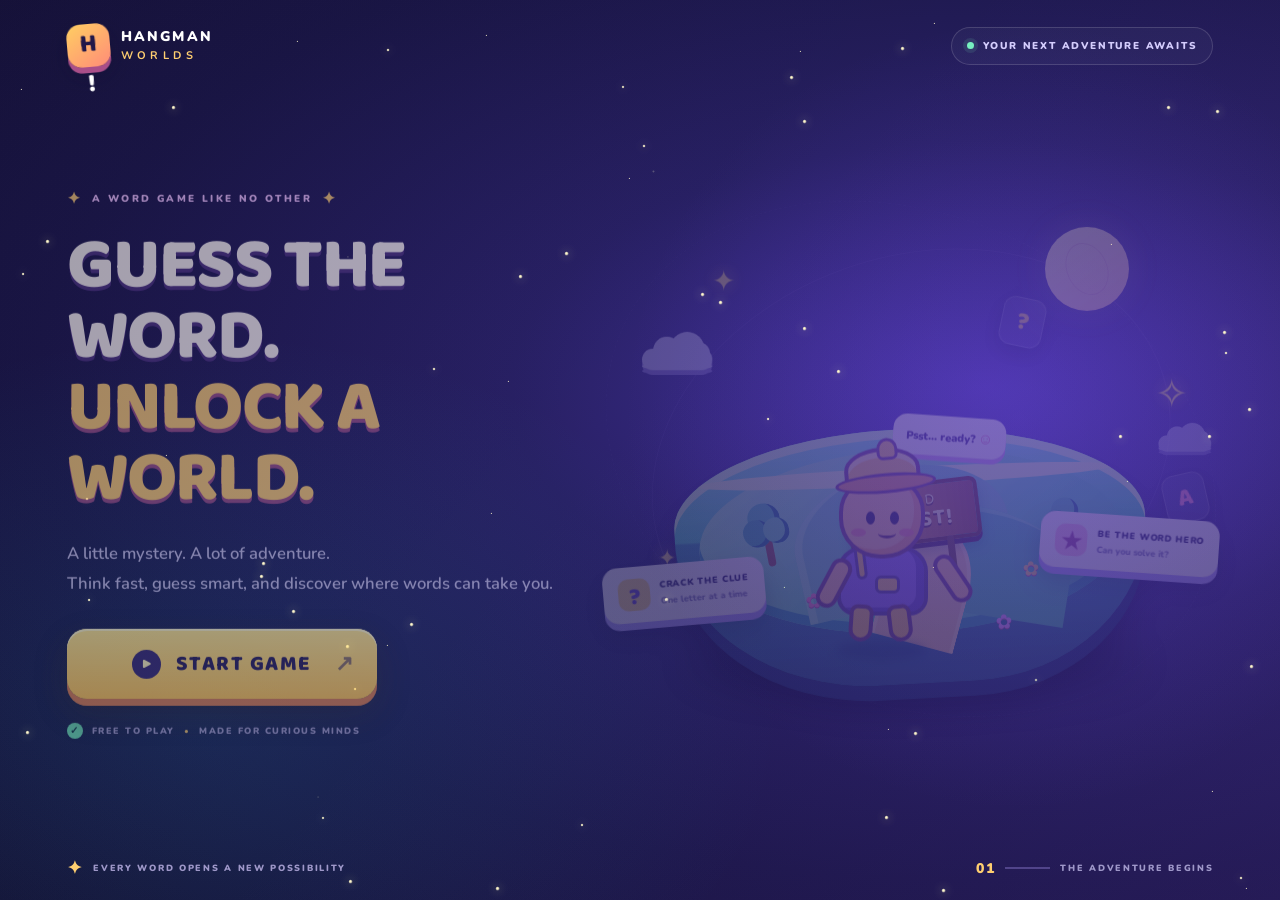
<file: index.html>
<!DOCTYPE html>
<html>
<head>
  <meta charset="UTF-8">
  <meta http-equiv="refresh" content="0; url=./hangman-worlds-landing/">
  <title>Hangman Worlds</title>
</head>
<body>
  <p>Opening Hangman Worlds...</p>
  <a href="./hangman-worlds-landing/">Click here to play</a>
</body>
</html>
</file>
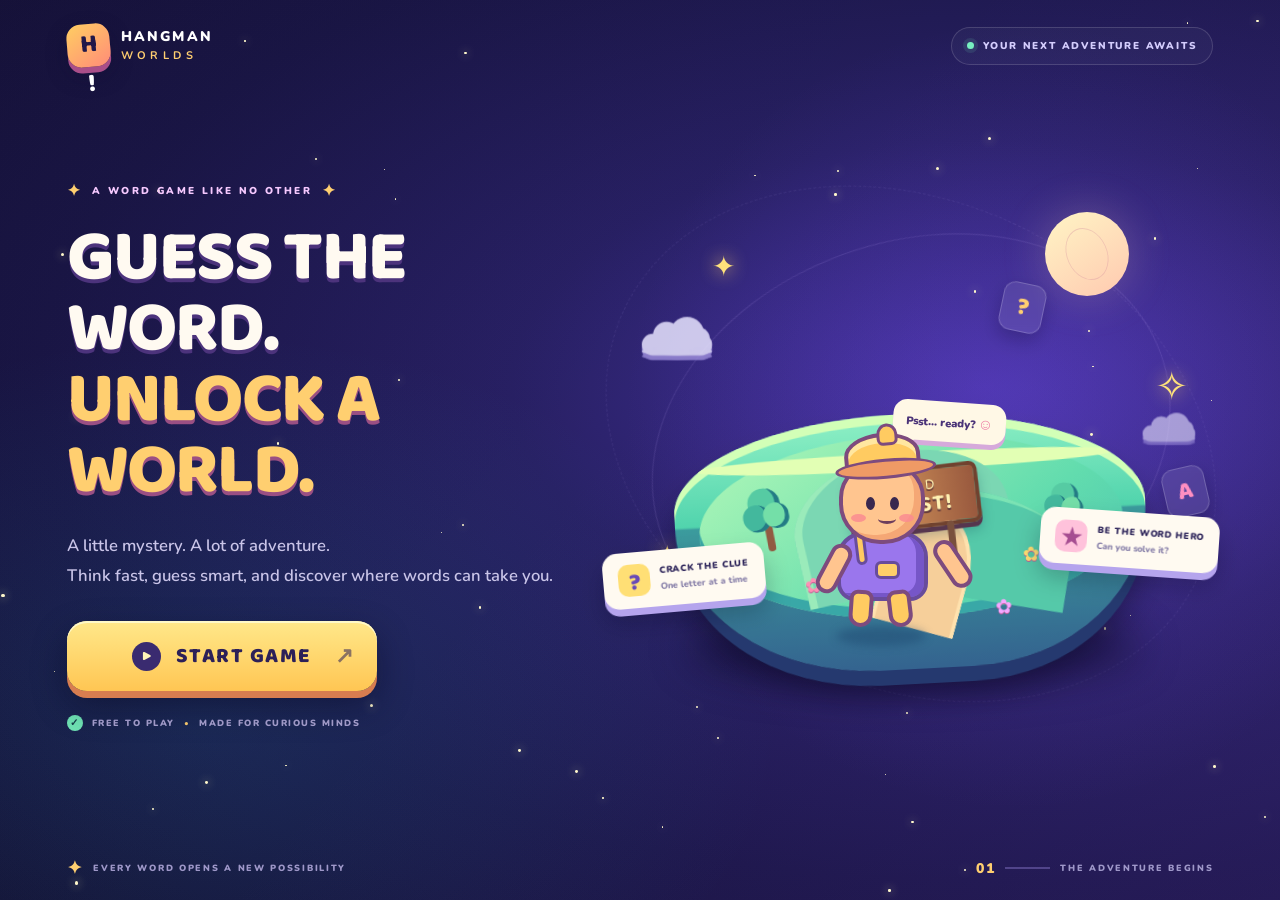
<file: hangman-worlds-landing/index.html>
<!doctype html>
<html lang="en">
<head>
  <meta charset="utf-8" />
  <meta name="viewport" content="width=device-width, initial-scale=1" />
  <meta name="theme-color" content="#17113b" /><script src="theme.js"></script>
  <title>Hangman Worlds — Adventure Starts Here</title>
  <link rel="stylesheet" href="styles.css" />
</head>
<body>
  <main class="landing" id="landing">
    <div class="sky-glow" aria-hidden="true"></div>
    <div class="stars" aria-hidden="true" id="stars"></div>

    <div class="topline">
      <a class="brand" href="#landing" aria-label="Hangman Worlds home">
        <span class="brand-mark">H<span>!</span></span>
        <span class="brand-name">HANGMAN <b>WORLDS</b></span>
      </a>
      <div class="top-pill"><span class="live-dot"></span> YOUR NEXT ADVENTURE AWAITS</div>
    </div>

    <section class="hero" aria-labelledby="hero-title">
      <div class="hero-copy">
        <div class="eyebrow"><span class="sparkle">✦</span> A WORD GAME LIKE NO OTHER <span class="sparkle">✦</span></div>
        <h1 id="hero-title">GUESS THE WORD.<br /><span>UNLOCK A WORLD.</span></h1>
        <p class="intro">A little mystery. A lot of adventure.<br class="desktop-break" /> Think fast, guess smart, and discover where words can take you.</p>
        <button class="start-button" id="startButton" type="button">
          <span class="button-icon" aria-hidden="true">▶</span>
          <span>START GAME</span>
          <span class="button-arrow" aria-hidden="true">↗</span>
        </button>
        <div class="microcopy"><span class="checkmark">✓</span> FREE TO PLAY <i>•</i> <span>MADE FOR CURIOUS MINDS</span></div>
      </div>

      <div class="illustration" id="illustration" aria-label="Cartoon adventure island with a friendly hangman character">
        <div class="orbit orbit-one"></div>
        <div class="orbit orbit-two"></div>
        <div class="moon"></div>
        <div class="floating-star star-a">✦</div>
        <div class="floating-star star-b">✧</div>
        <div class="floating-star star-c">✦</div>
        <div class="floating-letter letter-a">?</div>
        <div class="floating-letter letter-b">A</div>
        <div class="floating-letter letter-c">Z</div>
        <div class="cloud cloud-one"><span></span><i></i></div>
        <div class="cloud cloud-two"><span></span><i></i></div>
        <div class="island-shadow"></div>
        <div class="island">
          <div class="island-grass"></div>
          <div class="hill hill-back"></div>
          <div class="hill hill-front"></div>
          <div class="tiny-tree tree-left"><b></b><i></i><span></span></div>
          <div class="tiny-tree tree-right"><b></b><i></i><span></span></div>
          <div class="wood-sign"><span>WORD</span><b>QUEST!</b></div>
          <div class="path"></div>
          <div class="flower flower-one">✿</div><div class="flower flower-two">✿</div><div class="flower flower-three">✿</div>
        </div>
        <div class="character-wrap" id="character">
          <div class="character-shadow"></div>
          <div class="character">
            <div class="hat"><span></span></div>
            <div class="face">
              <div class="cheek cheek-left"></div><div class="cheek cheek-right"></div>
              <div class="eye eye-left"></div><div class="eye eye-right"></div>
              <div class="smile"></div>
            </div>
            <div class="body"><span class="overall-strap"></span><span class="pocket"></span></div>
            <div class="arm arm-left"></div><div class="arm arm-right"></div>
            <div class="leg leg-left"></div><div class="leg leg-right"></div>
          </div>
          <div class="character-speech">Psst… ready? <span>☺</span></div>
        </div>
        <div class="mini-card card-left"><span class="mini-icon">?</span><span><b>CRACK THE CLUE</b><small>One letter at a time</small></span></div>
        <div class="mini-card card-right"><span class="mini-icon trophy">★</span><span><b>BE THE WORD HERO</b><small>Can you solve it?</small></span></div>
      </div>
    </section>

    <footer class="bottomline">
      <div class="footer-note"><span class="footer-star">✦</span> EVERY WORD OPENS A NEW POSSIBILITY</div>
      <div class="page-count"><span>01</span><i></i> THE ADVENTURE BEGINS</div>
    </footer>
    <div class="toast" id="toast" role="status" aria-live="polite">Adventure mode is ready! Connect your game screen to continue.</div>
  </main>
  <script src="script.js"></script>
</body>
</html>
</file>
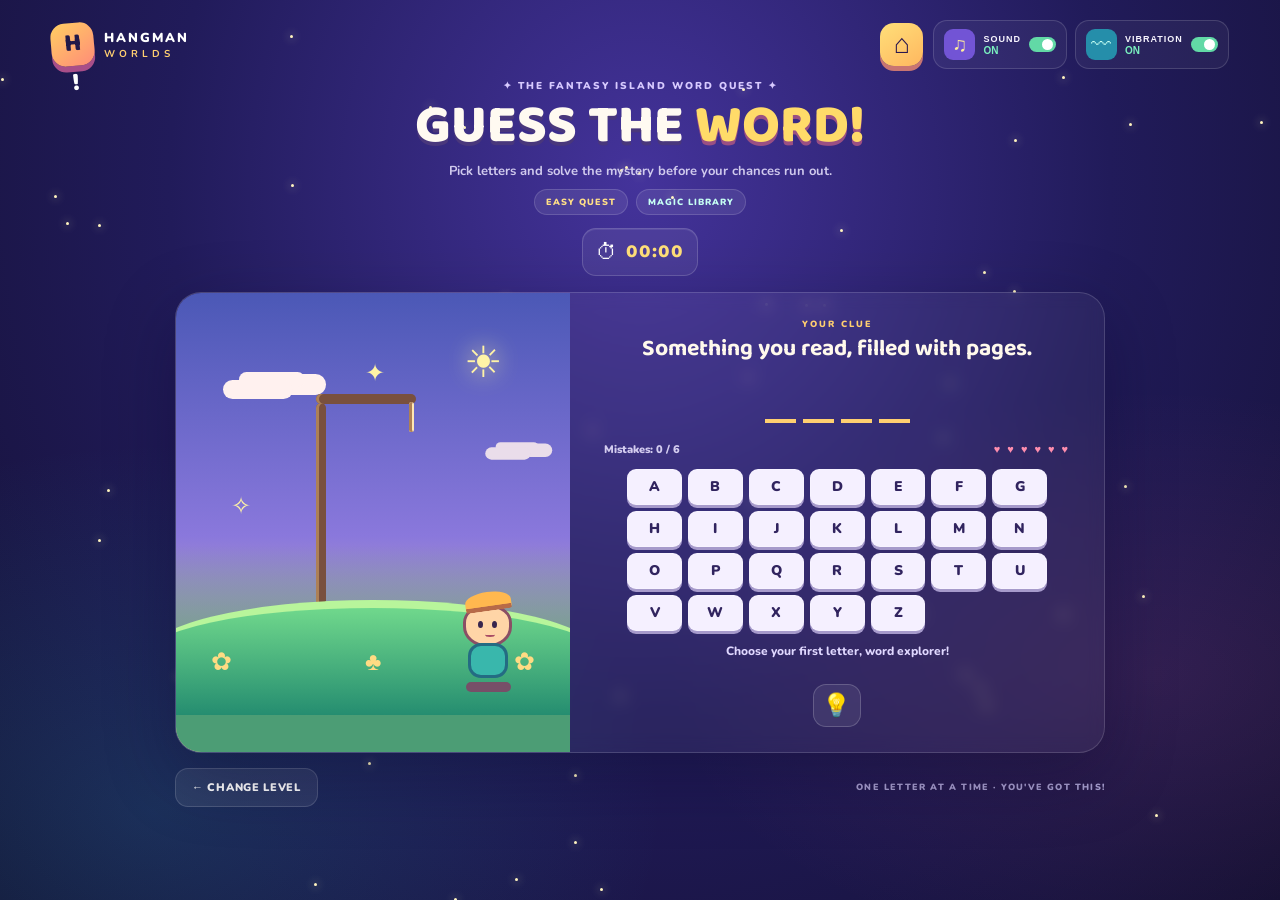
<file: hangman-worlds-landing/game.html>
<!doctype html>
<html lang="en">
<head>
  <meta charset="utf-8"><meta name="viewport" content="width=device-width, initial-scale=1"><meta name="theme-color" content="#17113b"><script src="theme.js"></script>
  <title>Word Quest — Hangman Worlds</title><link rel="stylesheet" href="game.css">
</head>
<body>
<main class="game-page" id="gamePage">
  <div class="stars" id="stars" aria-hidden="true"></div>
  <header class="topbar">
    <a class="brand" href="index.html"><span class="brand-mark">H<span>!</span></span><span class="brand-name">HANGMAN <b>WORLDS</b></span></a>
    <div class="game-top-actions"><a class="home-button" href="index.html" aria-label="Go to home" title="Home">⌂</a><div class="settings">
      <button class="setting-toggle active" id="soundToggle" type="button" aria-pressed="true"><span class="setting-icon">♫</span><span class="setting-copy"><b>SOUND</b><small id="soundStatus">ON</small></span><span class="switch"><i></i></span></button>
      <button class="setting-toggle active" id="vibrationToggle" type="button" aria-pressed="true"><span class="setting-icon vibration-icon">〰</span><span class="setting-copy"><b>VIBRATION</b><small id="vibrationStatus">ON</small></span><span class="switch"><i></i></span></button>
    </div></div>
  </header>
  <section class="game-layout">
    <div class="game-heading"><div class="eyebrow">✦ THE FANTASY ISLAND WORD QUEST ✦</div><h1>GUESS THE <span>WORD!</span></h1><p>Pick letters and solve the mystery before your chances run out.</p><div class="badges"><span id="levelBadge">EASY QUEST</span><span id="categoryBadge">NATURE</span></div><div class="timer-control" aria-label="Round timer"><div class="timer-readout"><span aria-hidden="true">⏱</span><strong id="timerText">00:00</strong></div></div></div>
    <div class="play-card">
      <div class="game-art">
        <div class="sun">☀</div><div class="cloud cloud-one"></div><div class="cloud cloud-two"></div><div class="floating-star star-one">✦</div><div class="floating-star star-two">✧</div>
        <div class="gallows"><div class="gallows-top"></div><div class="gallows-pole"></div><div class="gallows-base"></div><div class="gallows-rope"></div><svg id="hangmanDrawing" viewBox="0 0 150 180" aria-label="Hangman drawing"><circle class="draw-part" data-step="1" cx="112" cy="42" r="17"/><line class="draw-part" data-step="2" x1="112" y1="59" x2="112" y2="105"/><line class="draw-part" data-step="3" x1="112" y1="70" x2="88" y2="88"/><line class="draw-part" data-step="4" x1="112" y1="70" x2="136" y2="88"/><line class="draw-part" data-step="5" x1="112" y1="105" x2="91" y2="133"/><line class="draw-part" data-step="6" x1="112" y1="105" x2="133" y2="133"/></svg></div>
        <div class="island-ground"><span>✿</span><span>♣</span><span>✿</span></div><div class="mascot"> <div class="hat"></div><div class="face"><i></i><i></i><b></b></div><div class="body"></div><div class="feet"></div></div>
      </div>
      <div class="puzzle-area"><div class="clue-label">YOUR CLUE</div><h2 id="clueText">A place where flowers grow</h2><div class="word-slots" id="wordSlots" aria-label="Mystery word"></div><div class="mistakes-line"><span id="mistakesText">Mistakes: 0 / 6</span><span id="livesText">♥ ♥ ♥ ♥ ♥ ♥</span></div><div class="keyboard" id="keyboard" aria-label="Choose a letter"></div><div class="game-message" id="gameMessage" aria-live="polite">Choose your first letter, word explorer!</div><div class="game-actions"><button class="secondary-button hint-icon-button" id="hintButton" type="button" aria-label="Show hint" title="Show hint">💡</button><button class="primary-button" id="nextButton" type="button" hidden>PLAY AGAIN ↻</button></div></div>
    </div>
    <div class="bottom-actions"><a href="level-select.html" class="back-button">← CHANGE LEVEL</a><span>ONE LETTER AT A TIME · YOU'VE GOT THIS!</span></div>
  </section>
  <div class="toast" id="toast" role="status" aria-live="polite"></div>
<div class="praise-overlay" id="praiseOverlay" aria-live="polite" aria-atomic="true"><div class="praise-card"><span class="praise-stars">✦ ✧ ✦</span><strong id="praiseText">AMAZING 🎊</strong><span class="praise-stars">✦ ✧ ✦</span></div></div>
</main><script src="game.js"></script>
</body></html>
</file>
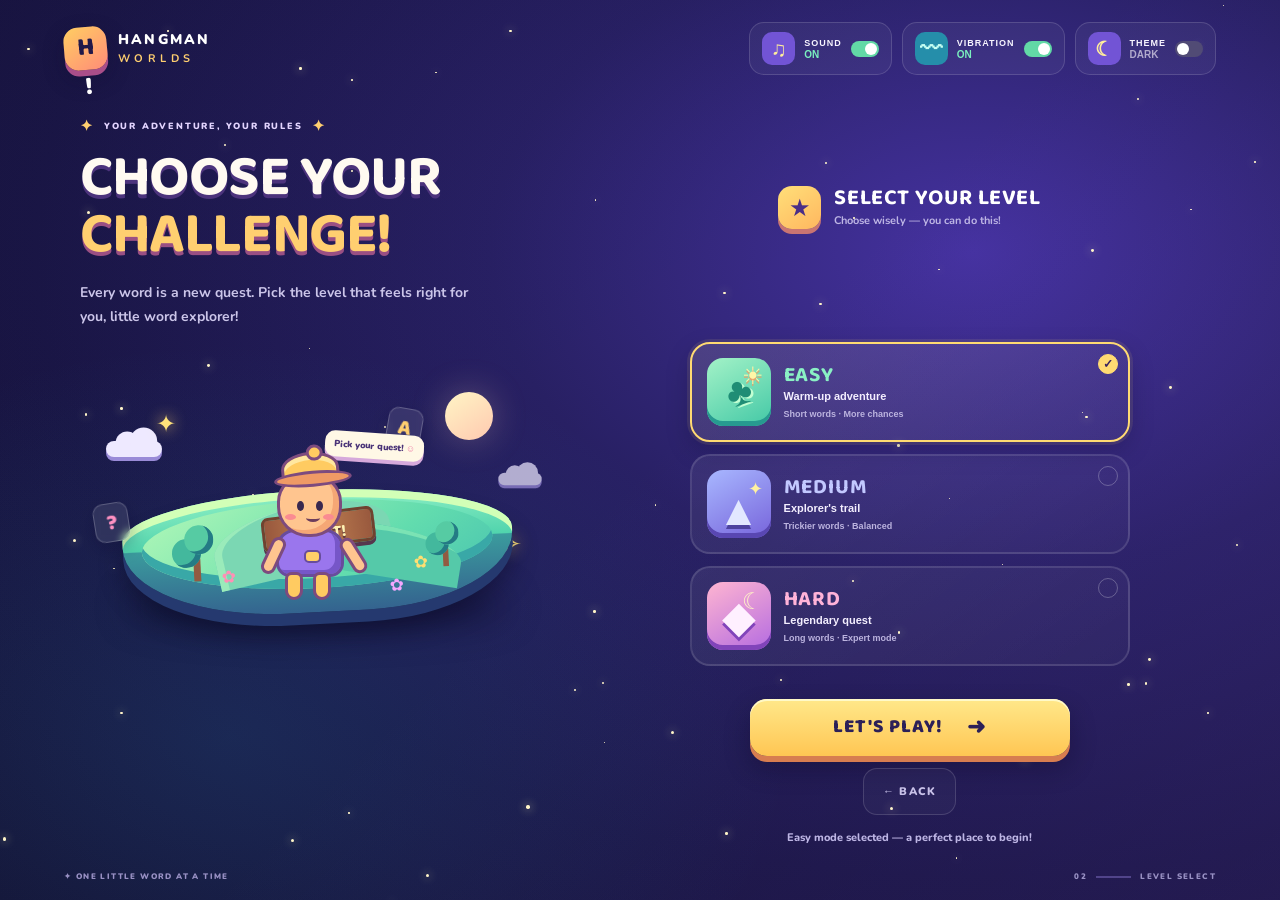
<file: hangman-worlds-landing/level-select.html>
<!doctype html>
<html lang="en">
<head>
  <meta charset="utf-8" />
  <meta name="viewport" content="width=device-width, initial-scale=1" />
  <meta name="theme-color" content="#17113b" /><script src="theme.js"></script>
  <title>Choose Your Level — Hangman Worlds</title>
  <link rel="stylesheet" href="level-select.css" />
</head>
<body>
  <main class="level-page" id="levelPage">
    <div class="stars" id="stars" aria-hidden="true"></div>
    <header class="topbar">
      <a class="brand" href="index.html" aria-label="Back to Hangman Worlds home">
        <span class="brand-mark">H<span>!</span></span>
        <span class="brand-name">HANGMAN <b>WORLDS</b></span>
      </a>
      <div class="settings" aria-label="Game settings">
        <button class="setting-toggle active" id="soundToggle" type="button" aria-pressed="true">
          <span class="setting-icon" id="soundIcon">♫</span><span class="setting-copy"><b>SOUND</b><small id="soundStatus">ON</small></span><span class="switch"><i></i></span>
        </button>
        <button class="setting-toggle active" id="vibrationToggle" type="button" aria-pressed="true">
          <span class="setting-icon vibration-icon">〰</span><span class="setting-copy"><b>VIBRATION</b><small id="vibrationStatus">ON</small></span><span class="switch"><i></i></span>
        </button>
        <button class="setting-toggle theme-toggle" id="themeToggle" type="button" aria-pressed="false" aria-label="Switch theme"><span class="setting-icon" data-theme-icon>☾</span><span class="setting-copy"><b>THEME</b><small data-theme-label>DARK</small></span><span class="switch"><i></i></span></button>
      </div>
    </header>

    <section class="choose-section">
      <div class="section-copy">
        <div class="eyebrow"><span>✦</span> YOUR ADVENTURE, YOUR RULES <span>✦</span></div>
        <h1>CHOOSE YOUR<br><span>CHALLENGE!</span></h1>
        <p>Every word is a new quest. Pick the level that feels right for you, little word explorer!</p>
      </div>

      <div class="island-scene" aria-label="A cheerful cartoon fantasy island">
        <div class="moon"></div><div class="cloud cloud-a"></div><div class="cloud cloud-b"></div>
        <span class="spark spark-a">✦</span><span class="spark spark-b">✧</span><span class="letter-float letter-a">A</span><span class="letter-float letter-q">?</span>
        <div class="island-shadow"></div>
        <div class="island">
          <div class="island-hill hill-a"></div><div class="island-hill hill-b"></div>
          <div class="tree tree-a"><i></i><b></b></div><div class="tree tree-b"><i></i><b></b></div>
          <div class="sign"><small>WORD</small><b>QUEST!</b></div>
          <span class="flower flower-a">✿</span><span class="flower flower-b">✿</span><span class="flower flower-c">✿</span>
        </div>
        <div class="mascot" id="mascot" aria-label="Friendly explorer mascot">
          <div class="hat"><i></i></div><div class="head"><span class="eye eye-a"></span><span class="eye eye-b"></span><span class="blush blush-a"></span><span class="blush blush-b"></span><span class="mouth"></span></div>
          <div class="torso"><i></i></div><div class="arm arm-a"></div><div class="arm arm-b"></div><div class="foot foot-a"></div><div class="foot foot-b"></div>
          <div class="speech" id="speech">Pick your quest! <b>☺</b></div>
        </div>
      </div>

      <div class="level-heading"><span class="heading-icon">★</span><div><h2>SELECT YOUR LEVEL</h2><p>Choose wisely — you can do this!</p></div></div>
      <div class="levels" role="group" aria-label="Choose difficulty level">
        <button class="level-card easy selected" data-level="easy" type="button" aria-pressed="true">
          <span class="level-art"><span class="sun">☀</span><span class="sprout">♣</span></span>
          <span class="level-info"><b>EASY</b><small>Warm-up adventure</small><em>Short words · More chances</em></span><span class="select-mark">✓</span>
        </button>
        <button class="level-card medium" data-level="medium" type="button" aria-pressed="false">
          <span class="level-art"><span class="mountain">▲</span><span class="star-small">✦</span></span>
          <span class="level-info"><b>MEDIUM</b><small>Explorer's trail</small><em>Trickier words · Balanced</em></span><span class="select-mark">✓</span>
        </button>
        <button class="level-card hard" data-level="hard" type="button" aria-pressed="false">
          <span class="level-art"><span class="crystal">◆</span><span class="moon-small">☾</span></span>
          <span class="level-info"><b>HARD</b><small>Legendary quest</small><em>Long words · Expert mode</em></span><span class="select-mark">✓</span>
        </button>
      </div>
      <div class="bottom-actions">
        <a class="back-button" href="index.html">← BACK</a>
        <button class="continue-button" id="continueButton" type="button"><span>LET'S PLAY!</span><b>➜</b></button>
      </div>
      <p class="hint" id="levelHint" aria-live="polite">Easy mode selected — a perfect place to begin!</p>
    </section>
    <div class="toast" id="toast" role="status" aria-live="polite"></div>
    <footer><span>✦ ONE LITTLE WORD AT A TIME</span><span>02 <i></i> LEVEL SELECT</span></footer>
  </main>
  <script src="level-select.js"></script>
</body>
</html>
</file>
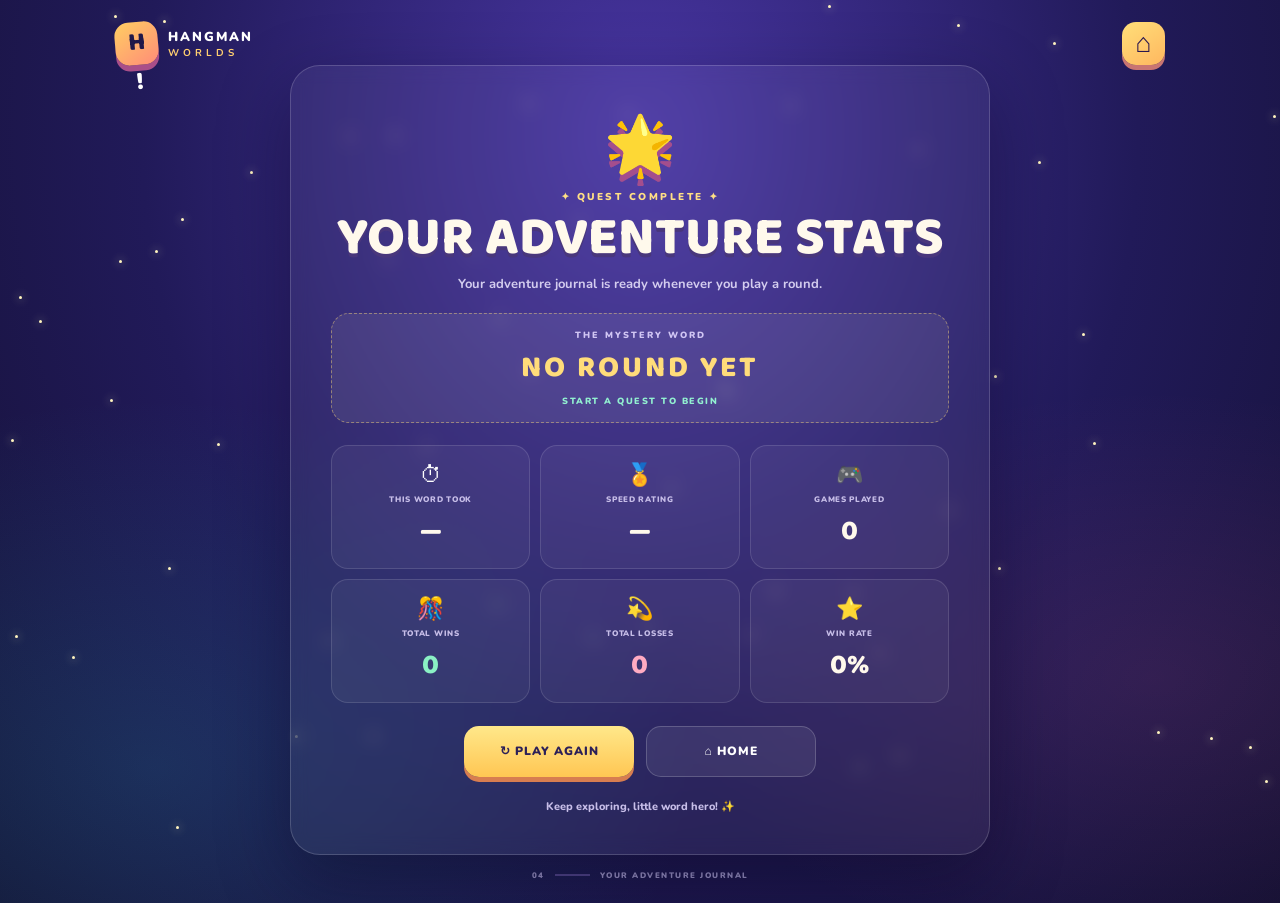
<file: hangman-worlds-landing/results.html>
<!doctype html>
<html lang="en"><head><meta charset="utf-8"><meta name="viewport" content="width=device-width, initial-scale=1"><meta name="theme-color" content="#17113b"><script src="theme.js"></script><title>Your Adventure Results — Hangman Worlds</title><link rel="stylesheet" href="results.css"></head>
<body><main class="results-page"><div class="stars" id="stars" aria-hidden="true"></div><header class="topbar"><a class="brand" href="index.html"><span class="brand-mark">H<span>!</span></span><span class="brand-name">HANGMAN <b>WORLDS</b></span></a><a class="home-button" href="index.html" aria-label="Home" title="Home">⌂</a></header>
<section class="results-card"><div class="trophy" id="resultEmoji">🏆</div><p class="eyebrow">✦ QUEST COMPLETE ✦</p><h1 id="resultTitle">WELL PLAYED!</h1><p class="result-message" id="resultMessage">Every word makes you a stronger explorer.</p><div class="word-reveal"><span>THE MYSTERY WORD</span><strong id="lastWord">—</strong><small id="lastLevel">EASY QUEST</small></div>
<div class="stats-grid"><article class="stat"><span>⏱</span><small>THIS WORD TOOK</small><strong id="roundTime">—</strong></article><article class="stat"><span>🏅</span><small>SPEED RATING</small><strong id="speedRating">—</strong></article><article class="stat"><span>🎮</span><small>GAMES PLAYED</small><strong id="gamesCount">0</strong></article><article class="stat win"><span>🎊</span><small>TOTAL WINS</small><strong id="winsCount">0</strong></article><article class="stat loss"><span>💫</span><small>TOTAL LOSSES</small><strong id="lossesCount">0</strong></article><article class="stat"><span>⭐</span><small>WIN RATE</small><strong id="winRate">0%</strong></article></div>
<div class="result-actions"><button class="restart-button" id="restartButton" type="button">↻ PLAY AGAIN</button><a class="home-button-large" href="index.html">⌂ HOME</a></div><p class="encouragement">Keep exploring, little word hero! ✨</p></section><footer>04 <i></i> YOUR ADVENTURE JOURNAL</footer></main><script src="results.js"></script></body></html>
</file>
<file: hangman-worlds-landing/styles.css>
@import url('https://fonts.googleapis.com/css2?family=Baloo+2:wght@500;600;700;800&family=Nunito:wght@400;600;700;800;900&display=swap');
:root{--navy:#17113b;--purple:#6b48e8;--pink:#ff6ea8;--yellow:#ffdb69;--cream:#fff9ec;--ink:#211849}
*{box-sizing:border-box}html,body{margin:0;min-height:100%;font-family:'Nunito',sans-serif;background:var(--navy);color:white}body{overflow-x:hidden}.landing{position:relative;min-height:100svh;isolation:isolate;overflow:hidden;background:radial-gradient(ellipse at 77% 43%,#4532a0 0%,#282064 34%,#1a1646 68%,#141033 100%);padding:24px clamp(22px,5.2vw,84px) 20px;display:flex;flex-direction:column}.landing:before{content:"";position:absolute;inset:0;z-index:-2;background:linear-gradient(130deg,rgba(18,14,50,.15),transparent 48%,rgba(105,58,192,.16)),radial-gradient(ellipse at 16% 80%,rgba(42,180,220,.13),transparent 38%)}.sky-glow{position:absolute;z-index:-1;width:65vw;height:65vw;max-width:850px;max-height:850px;border-radius:50%;right:-12%;top:0;background:radial-gradient(circle,rgba(114,78,241,.25),transparent 67%);pointer-events:none}.stars{position:absolute;inset:0;pointer-events:none;overflow:hidden}.stars span{position:absolute;border-radius:50%;background:#fff8cb;box-shadow:0 0 10px #fff3b2;animation:twinkle 3s ease-in-out infinite alternate}.topline,.bottomline{display:flex;align-items:center;justify-content:space-between;position:relative;z-index:3}.brand{display:flex;gap:11px;align-items:center;color:white;text-decoration:none}.brand-mark{width:43px;height:43px;display:grid;place-items:center;border-radius:14px;background:linear-gradient(145deg,#ffce62,#ff8c78);font-family:'Baloo 2',sans-serif;font-size:25px;font-weight:800;color:#211849;box-shadow:0 6px 0 #a94e89,0 9px 22px #100b2e55;transform:rotate(-5deg)}.brand-mark span{color:#fff}.brand-name{font-size:14px;letter-spacing:2.2px;font-weight:900;line-height:1.2}.brand-name b{display:block;color:#ffcf70;font-size:11px;letter-spacing:4.4px;margin-top:3px}.top-pill{font-size:10px;font-weight:900;letter-spacing:1.8px;color:#d4cdfd;border:1px solid #ffffff26;border-radius:99px;padding:11px 15px;background:#ffffff08;display:flex;align-items:center;gap:9px}.live-dot{width:7px;height:7px;background:#77f0c0;border-radius:50%;box-shadow:0 0 0 4px #77f0c01c}.hero{display:grid;grid-template-columns:minmax(360px,.91fr) minmax(450px,1.09fr);align-items:center;gap:clamp(12px,3vw,54px);flex:1;max-width:1440px;width:100%;margin:0 auto;position:relative}.hero-copy{padding:35px 0 35px;position:relative;z-index:2;animation:rise .8s both}.eyebrow{font-size:10px;font-weight:900;letter-spacing:2.4px;color:#f6c9ff;display:flex;align-items:center;gap:10px;margin-bottom:22px}.sparkle{color:#ffcf70;font-size:16px}h1{font-family:'Baloo 2',sans-serif;font-size:clamp(45px,5.6vw,82px);line-height:.99;letter-spacing:-1.7px;margin:0;color:#fffaf1;font-weight:800;text-shadow:0 4px 0 #4c337c}h1 span{color:#ffcf70;text-shadow:0 4px 0 #9a4f83}.intro{font-size:clamp(14px,1.3vw,17px);line-height:1.8;color:#c9c4e8;margin:24px 0 30px;font-weight:600}.start-button{position:relative;display:flex;align-items:center;justify-content:center;gap:15px;width:min(100%,310px);min-height:70px;border:0;border-radius:20px;background:linear-gradient(180deg,#ffe88a 0%,#ffc653 100%);color:#2c2058;font-family:'Baloo 2',sans-serif;font-size:21px;font-weight:800;letter-spacing:1.5px;cursor:pointer;box-shadow:0 7px 0 #d77d50,0 14px 34px #08061d6e,inset 0 2px 0 #fff9c8;transition:transform .18s ease,box-shadow .18s ease,filter .18s ease;animation:buttonPulse 3.5s infinite}.start-button:hover{transform:translateY(-4px) scale(1.025);box-shadow:0 11px 0 #d77d50,0 20px 42px #08061d7d,inset 0 2px 0 #fff9c8;filter:saturate(1.1)}.start-button:active{transform:translateY(3px);box-shadow:0 3px 0 #d77d50,0 8px 20px #08061d60}.button-icon{font-size:15px;background:#3a2b70;color:#fff5b8;border-radius:50%;width:29px;height:29px;display:grid;place-items:center;padding-left:2px}.button-arrow{font-family:Arial,sans-serif;font-size:22px;position:absolute;right:22px;opacity:.55}.microcopy{display:flex;align-items:center;gap:9px;color:#aaa3d2;font-size:9px;font-weight:900;letter-spacing:1.5px;margin-top:24px}.microcopy i{font-style:normal;color:#ffcf70}.checkmark{display:grid;place-items:center;border-radius:50%;background:#6fe3b4;color:#153c49;width:16px;height:16px;font-size:10px}.illustration{position:relative;height:min(66vh,610px);min-height:420px;max-height:640px;min-width:0;animation:rise .9s .12s both;transform-style:preserve-3d}.orbit{position:absolute;left:50%;top:48%;border:1px solid #c3aaff24;border-radius:50%;transform:translate(-50%,-50%) rotate(-20deg)}.orbit-one{width:88%;height:68%}.orbit-two{width:105%;height:82%;transform:translate(-50%,-50%) rotate(25deg);border-style:dashed;border-color:#c3aaff19}.moon{position:absolute;width:84px;height:84px;border-radius:50%;top:9%;right:14%;background:linear-gradient(145deg,#fff5c5,#ffc9b0);box-shadow:0 0 45px #ffd3bd3c}.moon:after{content:"";position:absolute;inset:15px;border:1px solid #d38e9d5c;border-radius:50%;transform:rotate(-24deg) scaleX(.75)}.floating-star{position:absolute;color:#ffe27b;font-size:28px;text-shadow:0 0 18px #ffcf70;animation:float 4s ease-in-out infinite}.star-a{top:15%;left:17%}.star-b{top:34%;right:4%;font-size:40px;animation-delay:-1s}.star-c{top:64%;left:8%;font-size:22px;animation-delay:-2s}.floating-letter{position:absolute;font-family:'Baloo 2',sans-serif;font-size:24px;font-weight:800;display:grid;place-items:center;width:43px;height:49px;border-radius:12px;background:#ffffff16;border:1px solid #ffffff30;box-shadow:0 8px 18px #0b082c40;backdrop-filter:blur(5px);animation:float 5s ease-in-out infinite}.letter-a{top:21%;right:28%;color:#ffcf70;transform:rotate(12deg)}.letter-b{top:52%;right:1%;color:#ff8fc1;transform:rotate(-13deg);animation-delay:-1.4s}.letter-c{top:70%;left:19%;color:#86e8dc;transform:rotate(10deg);animation-delay:-2.4s}.cloud{position:absolute;width:88px;height:27px;border-radius:30px;background:#e9e5ff;opacity:.85;filter:drop-shadow(0 6px 0 #9a8bd8);animation:cloudDrift 8s ease-in-out infinite}.cloud:before,.cloud:after,.cloud span,.cloud i{content:"";position:absolute;background:inherit;border-radius:50%}.cloud:before{width:34px;height:34px;left:14px;top:-15px}.cloud:after{width:43px;height:43px;left:35px;top:-21px}.cloud span{width:28px;height:28px;right:3px;top:-8px}.cloud i{width:100%;height:10px;bottom:0;border-radius:50%}.cloud-one{top:29%;left:4%;transform:scale(.8)}.cloud-two{top:44%;right:0;transform:scale(.6);opacity:.6;animation-delay:-4s}.island-shadow{position:absolute;bottom:11%;left:13%;width:75%;height:13%;background:#07051e70;filter:blur(20px);border-radius:50%}.island{position:absolute;width:78%;height:43%;left:11%;bottom:14%;border-radius:48% 52% 38% 42% / 35% 38% 60% 60%;background:linear-gradient(180deg,#8ff0c5 0%,#51d4ad 40%,#3b9b9d 41%,#34638f 100%);transform:rotate(-3deg);box-shadow:inset 0 9px 0 #d2ffb7,0 15px 0 #25396f,0 25px 30px #09071d6e;overflow:hidden}.island:before{content:"";position:absolute;inset:8% 5% 20%;border-radius:50%;background:linear-gradient(145deg,#b2f8b7,#62dcae 65%,#4ac4b0);box-shadow:inset 0 -10px 0 #39a8a7}.island-grass{position:absolute;z-index:1;left:5%;right:6%;top:15%;height:7%;border-radius:50%;background:#e2ffb4}.hill{position:absolute;z-index:2;border-radius:50% 50% 0 0}.hill-back{width:46%;height:53%;left:25%;top:15%;background:#7bd7b3;transform:rotate(-10deg);box-shadow:inset 8px 0 #9aebba}.hill-front{width:45%;height:42%;left:39%;top:31%;background:#55c9a9;transform:rotate(12deg);box-shadow:inset 10px 5px #7be3b4}.path{position:absolute;z-index:3;width:18%;height:47%;left:44%;top:38%;background:#f6cf9a;border-radius:50% 50% 0 0;transform:rotate(18deg);border:4px solid #ffe2ae;border-bottom:0}.wood-sign{position:absolute;z-index:5;left:37%;top:21%;width:28%;height:24%;background:linear-gradient(90deg,#98573d,#bf8152,#99593e);border:4px solid #70422f;border-radius:8px;transform:rotate(-4deg);box-shadow:0 5px 0 #56364e,0 9px 12px #184f5b45;display:flex;flex-direction:column;align-items:center;justify-content:center;font-family:'Baloo 2',sans-serif;line-height:1.03;color:#fff2b3;text-shadow:0 2px #633b3c}.wood-sign:before,.wood-sign:after{content:"";position:absolute;top:100%;width:7px;height:37px;background:#79503d;border-radius:3px}.wood-sign:before{left:20%}.wood-sign:after{right:20%}.wood-sign span{font-size:clamp(9px,1.2vw,15px);letter-spacing:2px}.wood-sign b{font-size:clamp(13px,1.7vw,22px);letter-spacing:1px}.tiny-tree{position:absolute;z-index:4;top:24%;width:42px;height:75px}.tree-left{left:15%;transform:scale(.85) rotate(-8deg)}.tree-right{right:13%;top:26%;transform:scale(.72) rotate(8deg)}.tiny-tree:before{content:"";position:absolute;width:9px;height:35px;left:17px;bottom:0;background:#925b42;border-radius:5px}.tiny-tree b,.tiny-tree i,.tiny-tree span{position:absolute;display:block;width:38px;height:38px;border-radius:48% 52% 45% 55%;background:#329b91;box-shadow:inset -6px -3px #247b85}.tiny-tree b{top:0;left:2px;background:#56cba3}.tiny-tree i{top:15px;left:-9px;transform:scale(.85);background:#43b89d}.tiny-tree span{top:15px;left:14px;transform:scale(.8);background:#74dfa8}.flower{position:absolute;z-index:5;color:#ff8fb5;text-shadow:0 1px #bf5b95;font-size:20px}.flower-one{left:27%;top:60%}.flower-two{right:23%;top:52%;color:#ffdf72}.flower-three{left:67%;top:72%;color:#f5a7ff}.character-wrap{position:absolute;z-index:6;left:45%;bottom:18%;width:150px;height:220px;transform:translateX(-50%);animation:characterBob 3.4s ease-in-out infinite}.character-shadow{position:absolute;width:90px;height:20px;bottom:0;left:30px;border-radius:50%;background:#183d6960;filter:blur(4px)}.character{position:absolute;inset:0}.hat{position:absolute;z-index:5;left:38px;top:7px;width:76px;height:43px;background:#ffcb61;border:4px solid #7d4b7e;border-radius:55% 55% 12% 12%;transform:rotate(-5deg);box-shadow:inset 0 6px #ffe7a0}.hat:after{content:"";position:absolute;left:-14px;bottom:-7px;width:95px;height:14px;border-radius:50%;background:#ef9a65;border:3px solid #7d4b7e}.hat span{position:absolute;left:30px;top:-13px;width:21px;height:22px;background:#ffcb61;border:3px solid #7d4b7e;border-radius:50% 50% 30% 30%}.face{position:absolute;z-index:4;left:33px;top:35px;width:86px;height:83px;border-radius:44% 44% 48% 48%;background:#ffc58f;border:4px solid #7d4b7e;box-shadow:inset -7px -5px #f5a775}.eye{position:absolute;top:32px;width:9px;height:13px;background:#39284f;border-radius:50%;animation:blink 5s infinite}.eye-left{left:23px}.eye-right{right:22px}.cheek{position:absolute;top:49px;width:15px;height:8px;background:#fa8b91;border-radius:50%;opacity:.85}.cheek-left{left:8px}.cheek-right{right:7px}.smile{position:absolute;left:35px;top:49px;width:18px;height:10px;border-bottom:3px solid #6d3e5c;border-radius:0 0 50% 50%}.body{position:absolute;left:31px;top:106px;width:91px;height:69px;background:#9a76ed;border:4px solid #684c9c;border-radius:25px 25px 18px 18px;box-shadow:inset -8px -4px #7656c8}.overall-strap{position:absolute;left:14px;top:-9px;width:11px;height:38px;background:#ffcb61;border:3px solid #684c9c;border-radius:6px;transform:rotate(-7deg)}.pocket{position:absolute;left:34px;top:25px;width:25px;height:18px;border:3px solid #684c9c;border-radius:6px;background:#ffcf69}.arm{position:absolute;top:116px;width:22px;height:53px;border:4px solid #7d4b7e;background:#ffc58f;border-radius:18px}.arm-left{left:17px;transform:rotate(28deg)}.arm-right{right:7px;transform:rotate(-34deg);transform-origin:top center}.leg{position:absolute;top:164px;width:24px;height:37px;background:#ffcb61;border:4px solid #7d4b7e;border-radius:9px 9px 13px 13px}.leg-left{left:43px;transform:rotate(4deg)}.leg-right{left:82px;transform:rotate(-7deg)}.character-speech{position:absolute;left:87px;top:-24px;white-space:nowrap;background:#fff8e6;color:#4b3478;font-size:11px;font-weight:900;padding:10px 13px;border-radius:14px;box-shadow:0 5px 0 #d6a9db;transform:rotate(4deg)}.character-speech:after{content:"";position:absolute;left:15px;bottom:-7px;border-width:8px 8px 0 0;border-style:solid;border-color:#fff8e6 transparent transparent transparent}.character-speech span{color:#ed7ba4;font-size:15px}.mini-card{position:absolute;z-index:7;display:flex;align-items:center;gap:10px;background:#fffaf1;color:#2b2258;padding:12px 15px;border-radius:15px;box-shadow:0 7px 0 #b5a4ed,0 14px 24px #09071d40;animation:float 4.4s ease-in-out infinite}.mini-card b{display:block;font-size:9px;letter-spacing:.7px;font-weight:900}.mini-card small{display:block;font-size:9px;color:#837ba6;font-weight:800;margin-top:4px}.mini-icon{width:32px;height:32px;display:grid;place-items:center;border-radius:10px;background:#ffdf75;color:#6849b7;font-family:'Baloo 2',sans-serif;font-size:23px;font-weight:800}.trophy{background:#ffc2db;color:#a64d91}.card-left{left:-1%;bottom:25%;transform:rotate(-5deg)}.card-right{right:-1%;bottom:31%;transform:rotate(4deg);animation-delay:-2s}.bottomline{margin-top:auto;padding-top:12px;color:#9f98c9;font-size:9px;font-weight:900;letter-spacing:1.7px}.footer-note{display:flex;align-items:center;gap:10px}.footer-star{color:#ffcf70;font-size:18px}.page-count{display:flex;align-items:center;gap:10px}.page-count span{color:#ffcf70;font-size:14px}.page-count i{width:45px;height:2px;background:#51448a;display:block}.toast{position:fixed;left:50%;bottom:32px;z-index:20;transform:translate(-50%,20px);opacity:0;pointer-events:none;max-width:calc(100vw - 32px);padding:14px 20px;border:1px solid #ffffff2b;border-radius:14px;background:#fff9ec;color:#31245f;font-weight:800;font-size:13px;box-shadow:0 12px 36px #0005;transition:opacity .25s,transform .25s;text-align:center}.toast.show{opacity:1;transform:translate(-50%,0)}.landing.party .floating-star{color:#fff}.landing.party .character-wrap{animation:happyHop .65s ease-in-out 3}.landing.party .start-button{animation:none}@keyframes rise{from{opacity:0;transform:translateY(20px)}to{opacity:1;transform:translateY(0)}}@keyframes twinkle{from{opacity:.25;transform:scale(.65)}to{opacity:1;transform:scale(1.25)}}@keyframes float{0%,100%{translate:0 0}50%{translate:0 -11px}}@keyframes cloudDrift{0%,100%{translate:0 0}50%{translate:16px -5px}}@keyframes characterBob{0%,100%{translate:0 0}50%{translate:0 -8px}}@keyframes happyHop{0%,100%{translate:0 0;rotate:0}35%{translate:0 -28px;rotate:-8deg}70%{translate:0 -8px;rotate:7deg}}@keyframes blink{0%,46%,50%,100%{transform:scaleY(1)}48%{transform:scaleY(.1)}}@keyframes buttonPulse{0%,100%{filter:drop-shadow(0 0 0 #ffce6950)}50%{filter:drop-shadow(0 0 12px #ffce6940)}}
@media(max-width:900px){.landing{padding:20px 26px 18px}.hero{grid-template-columns:1fr;gap:0;padding-top:25px}.hero-copy{text-align:center;padding:30px 0 0}.eyebrow{justify-content:center;margin-bottom:15px}.intro{margin:18px 0 24px}.start-button{margin:0 auto}.microcopy{justify-content:center}.illustration{height:440px;min-height:380px;max-height:460px;width:min(100%,600px);margin:0 auto}.island{width:78%;left:11%;bottom:12%}.character-wrap{bottom:16%;transform:translateX(-50%) scale(.85);transform-origin:bottom center}.card-left{left:0;bottom:21%}.card-right{right:0;bottom:27%}.bottomline{margin-top:0}.top-pill{font-size:8px;letter-spacing:1px;padding:9px 11px}}
@media(max-width:540px){.landing{padding:17px 17px 16px;min-height:100svh}.brand-mark{width:38px;height:38px;font-size:22px}.brand-name{font-size:11px;letter-spacing:1.7px}.brand-name b{font-size:9px;letter-spacing:3.5px}.top-pill{max-width:150px;font-size:7px;line-height:1.4;letter-spacing:.8px;padding:8px 9px}.live-dot{flex:none}.hero{padding-top:25px}.eyebrow{font-size:8px;letter-spacing:1.4px;gap:6px}h1{font-size:clamp(41px,11.7vw,58px);letter-spacing:-1.2px}.intro{font-size:13px;line-height:1.65;margin:15px 0 22px}.desktop-break{display:none}.start-button{width:min(100%,285px);min-height:62px;font-size:19px;border-radius:17px}.microcopy{font-size:7px;letter-spacing:.9px;gap:6px;margin-top:20px}.illustration{height:350px;min-height:330px;margin-top:3px}.moon{width:53px;height:53px;right:12%;top:5%}.moon:after{inset:10px}.island{width:91%;left:4.5%;height:41%;bottom:11%}.island-shadow{width:87%;left:7%;bottom:8%}.character-wrap{transform:translateX(-50%) scale(.68);bottom:13%;transform-origin:bottom center}.card-left{left:-5px;bottom:19%;padding:9px 10px;gap:7px}.card-right{right:-5px;bottom:26%;padding:9px 10px;gap:7px}.mini-card b{font-size:7px}.mini-card small{font-size:7px}.mini-icon{width:27px;height:27px;font-size:18px}.floating-letter{width:32px;height:36px;font-size:18px}.letter-a{top:17%;right:24%}.letter-b{top:45%;right:-1%}.letter-c{top:65%;left:10%}.cloud{transform:scale(.55)}.cloud-two{transform:scale(.45)}.wood-sign{border-width:3px}.tiny-tree{transform:scale(.62)}.tree-right{transform:scale(.55)}.bottomline{font-size:7px;letter-spacing:.8px;gap:8px}.footer-note{gap:5px}.footer-star{font-size:14px}.page-count{gap:6px}.page-count span{font-size:11px}.page-count i{width:20px}}@media(prefers-reduced-motion:reduce){*,*:before,*:after{animation-duration:.01ms!important;animation-iteration-count:1!important;scroll-behavior:auto!important;transition-duration:.01ms!important}}

/* Landing page follows the shared theme selected on page two. */
html[data-theme="light"] body{background:#f7f3ff;color:#30234e}
html[data-theme="light"] .landing{background:radial-gradient(ellipse at 70% 15%,#fff0c9,#e8ddff 48%,#d9f4ff 100%);color:#30234e}
html[data-theme="light"] .landing:before,html[data-theme="light"] .sky-glow{opacity:.45}
html[data-theme="light"] .brand{color:#30234e}html[data-theme="light"] .brand-name b{color:#7a54c8}
html[data-theme="light"] .top-pill{background:#ffffffb8;border-color:#cbbce8;color:#5b477e}
html[data-theme="light"] .hero-copy h1{color:#35245f}html[data-theme="light"] .intro{color:#665887}html[data-theme="light"] .microcopy{color:#665887}
html[data-theme="light"] .bottomline{color:#685a8a}
</file>
<file: hangman-worlds-landing/game.css>
@import url('https://fonts.googleapis.com/css2?family=Baloo+2:wght@500;600;700;800&family=Nunito:wght@400;600;700;800;900&display=swap');
:root{--navy:#17113b;--purple:#6b48e8;--pink:#ff6ea8;--yellow:#ffdb69;--cream:#fff9ec;--ink:#211849}*{box-sizing:border-box}html,body{margin:0;min-height:100%;font-family:'Nunito',sans-serif;background:var(--navy);color:#fff}button,a{-webkit-tap-highlight-color:transparent}.game-page{position:relative;min-height:100svh;isolation:isolate;overflow:hidden;background:radial-gradient(ellipse at 50% 20%,#44339b,#211b5a 52%,#141033);padding:20px clamp(14px,4vw,60px);}.game-page:before{content:"";position:absolute;inset:0;z-index:-2;background:radial-gradient(ellipse at 12% 90%,#28b8d52b,transparent 32%),radial-gradient(ellipse at 90% 75%,#ff6ea81a,transparent 30%)}.stars{position:absolute;inset:0;z-index:-1;pointer-events:none;overflow:hidden}.stars span{position:absolute;width:3px;height:3px;border-radius:50%;background:#fff4bf;box-shadow:0 0 10px #fff4bf;animation:twinkle 3s ease-in-out infinite alternate}.topbar{display:flex;justify-content:space-between;align-items:center;gap:14px;max-width:1180px;margin:0 auto 10px;position:relative;z-index:2}.brand{display:flex;align-items:center;gap:10px;color:#fff;text-decoration:none}.brand-mark{width:43px;height:43px;display:grid;place-items:center;border-radius:14px;background:linear-gradient(145deg,#ffce62,#ff8c78);font:800 25px 'Baloo 2';color:#211849;box-shadow:0 6px 0 #a94e89;transform:rotate(-5deg)}.brand-mark span{color:#fff}.brand-name{font-size:13px;letter-spacing:2px;font-weight:900}.brand-name b{display:block;color:#ffcf70;font-size:10px;letter-spacing:4px}.settings{display:flex;gap:8px}.setting-toggle{display:flex;align-items:center;gap:8px;min-width:125px;padding:8px 10px;border:1px solid #ffffff25;border-radius:14px;background:#ffffff0c;color:#f8f5ff;cursor:pointer;text-align:left;transition:.2s}.setting-toggle:hover{transform:translateY(-2px);background:#ffffff18}.setting-icon{width:31px;height:31px;display:grid;place-items:center;border-radius:9px;background:#7254d5;color:#ffed9c;font-size:20px}.vibration-icon{background:#258eaa;color:#c6fff3}.setting-copy{display:flex;flex-direction:column;gap:1px;flex:1}.setting-copy b{font-size:9px;letter-spacing:1px}.setting-copy small{font-size:10px;font-weight:900;color:#7af0bf}.switch{width:27px;height:15px;border-radius:20px;background:#514b75;display:flex;align-items:center;padding:2px}.switch i{width:11px;height:11px;border-radius:50%;background:#fff;transition:.2s}.setting-toggle.active .switch{background:#62d9a6}.setting-toggle.active .switch i{transform:translateX(11px)}.setting-toggle:not(.active) .setting-copy small{color:#b1aacd}.game-layout{max-width:1050px;margin:0 auto}.game-heading{text-align:center;margin:4px 0 16px}.eyebrow{font-size:10px;font-weight:900;letter-spacing:2px;color:#d7caff}.game-heading h1{font:800 clamp(35px,5vw,54px)/1 'Baloo 2';margin:6px 0;color:#fffaf1;text-shadow:0 4px #49377c}.game-heading h1 span{color:var(--yellow);text-shadow:0 4px #9a4f83}.game-heading p{color:#d0caed;font-size:13px;font-weight:700;margin:9px 0}.badges{display:flex;justify-content:center;gap:8px}.badges span{font-size:9px;letter-spacing:1px;font-weight:900;padding:6px 11px;border-radius:30px;background:#ffffff15;border:1px solid #ffffff25;color:#ffdf87}.badges span+span{color:#c6fff3}.play-card{display:grid;grid-template-columns:.85fr 1.15fr;max-width:930px;margin:0 auto;border:1px solid #ffffff26;border-radius:26px;background:#ffffff0c;box-shadow:0 22px 70px #09062250;overflow:hidden;backdrop-filter:blur(8px)}.game-art{position:relative;min-height:430px;overflow:hidden;background:linear-gradient(180deg,#4b58b6 0%,#8a78dc 53%,#ffd49c 100%)}.game-art:after{content:"";position:absolute;inset:55% 0 0;background:linear-gradient(transparent,#4c9d75 70%);pointer-events:none}.sun{position:absolute;right:17%;top:9%;font-size:43px;color:#fff3a7;text-shadow:0 0 25px #fff4a0}.cloud{position:absolute;top:19%;left:12%;width:70px;height:19px;border-radius:30px;background:#fff1ef;box-shadow:14px -10px 0 -2px #fff1ef,32px -5px 0 1px #fff1ef;animation:drift 7s ease-in-out infinite}.cloud-two{top:33%;left:auto;right:7%;transform:scale(.65);opacity:.85;animation-delay:-3s}.floating-star{position:absolute;color:#fff3a5;font-size:24px;animation:float 3s ease-in-out infinite}.star-one{top:14%;left:48%}.star-two{top:43%;left:14%;animation-delay:-1.2s}.gallows{position:absolute;left:50%;top:22%;width:170px;height:225px;transform:translateX(-50%);z-index:2}.gallows-base,.gallows-pole,.gallows-top,.gallows-rope{position:absolute;background:#79503e;border-radius:5px;box-shadow:inset 3px 0 #ad8056}.gallows-base{height:10px;width:150px;bottom:4px;left:8px}.gallows-pole{width:10px;height:208px;bottom:8px;left:28px}.gallows-top{height:10px;width:100px;top:0;left:28px}.gallows-rope{height:30px;width:5px;top:8px;left:121px;background:#ffe7b3}.gallows svg{position:absolute;left:0;top:16px;width:150px;height:180px;overflow:visible}.draw-part{fill:none;stroke:#fff8e8;stroke-width:5;stroke-linecap:round;stroke-linejoin:round;opacity:0;transition:opacity .2s}.draw-part.visible{opacity:1}.island-ground{position:absolute;z-index:3;bottom:8%;left:-8%;width:116%;height:25%;border-radius:50% 50% 0 0;background:linear-gradient(#70d88c,#258d70);border-top:8px solid #b8f59b;display:flex;align-items:center;justify-content:space-around;color:#ffdb83;font-size:25px}.mascot{position:absolute;z-index:4;bottom:13%;right:12%;width:70px;height:100px;animation:bob 3s ease-in-out infinite}.mascot .hat{position:absolute;z-index:2;top:0;left:12px;width:46px;height:19px;background:#ffb84f;border-radius:70% 70% 12% 12%;border-bottom:5px solid #b76a48;transform:rotate(-8deg)}.mascot .face{position:absolute;top:13px;left:10px;width:49px;height:42px;border-radius:42% 42% 48% 48%;background:#ffd5a7;border:3px solid #8a4f65}.mascot .face i{position:absolute;top:13px;width:5px;height:7px;border-radius:50%;background:#38264e}.mascot .face i:first-child{left:12px}.mascot .face i:nth-child(2){right:12px}.mascot .face b{position:absolute;bottom:7px;left:19px;width:10px;height:5px;border-bottom:2px solid #a84b64;border-radius:50%}.mascot .body{position:absolute;top:51px;left:15px;width:40px;height:35px;border-radius:13px;background:#39b7ac;border:3px solid #246c83}.mascot .feet{position:absolute;bottom:0;left:13px;width:45px;height:10px;border-radius:8px;background:#774f68}.puzzle-area{padding:25px clamp(18px,3vw,34px);display:flex;flex-direction:column;align-items:center;text-align:center}.clue-label{font-size:9px;letter-spacing:2px;font-weight:900;color:#ffcf70}.puzzle-area h2{font:700 23px/1.2 'Baloo 2';margin:5px 0 18px;color:#fff9ec}.word-slots{display:flex;flex-wrap:wrap;justify-content:center;gap:7px;margin:0 0 15px;min-height:46px}.word-slot{width:31px;height:42px;border-bottom:4px solid #ffcf70;display:grid;place-items:center;font:800 24px 'Baloo 2';color:#fff; text-transform:uppercase}.word-slot.space{width:13px;border:0}.mistakes-line{display:flex;justify-content:space-between;gap:10px;width:100%;font-size:11px;font-weight:900;color:#d3ccef;margin-bottom:12px}.mistakes-line span:last-child{color:#ff8eae;letter-spacing:2px}.keyboard{display:grid;grid-template-columns:repeat(7,minmax(28px,1fr));gap:6px;width:100%;max-width:420px}.letter-key{border:1px solid #ffffff30;border-radius:9px;min-height:36px;background:#f5f0ff;color:#31245f;font:900 14px 'Nunito';cursor:pointer;box-shadow:0 3px 0 #a69acb;transition:transform .12s,background .12s}.letter-key:hover:not(:disabled){transform:translateY(-2px);background:#ffe28b}.letter-key:disabled{opacity:.35;cursor:default;box-shadow:none}.letter-key.correct{background:#8af0c3;color:#155744;opacity:1}.letter-key.wrong{background:#ff9dbb;color:#732448;opacity:.75}.game-message{min-height:36px;margin:12px 0 5px;color:#e0d8ff;font-size:12px;font-weight:800}.game-message.good{color:#91ffd0}.game-message.bad{color:#ffabc2}.game-actions{display:flex;justify-content:center;gap:9px;flex-wrap:wrap}.primary-button,.secondary-button,.back-button{border:0;border-radius:13px;padding:11px 16px;font:900 11px 'Nunito';letter-spacing:.7px;text-decoration:none;cursor:pointer;transition:transform .15s}.primary-button{color:#2a174f;background:linear-gradient(180deg,#ffe58c,#ffbd58);box-shadow:0 5px 0 #bd7a55}.secondary-button{color:#fff;background:#ffffff13;border:1px solid #ffffff30}.primary-button:hover,.secondary-button:hover,.back-button:hover{transform:translateY(-2px)}.bottom-actions{display:flex;align-items:center;justify-content:space-between;gap:12px;max-width:930px;margin:15px auto 0;color:#a9a0d1;font-size:9px;letter-spacing:1.2px;font-weight:900}.back-button{color:#fff;background:#ffffff14;border:1px solid #ffffff25}.toast{position:fixed;z-index:10;left:50%;bottom:20px;transform:translate(-50%,15px);opacity:0;padding:12px 18px;border-radius:14px;background:#fff9ec;color:#31245f;font-size:12px;font-weight:900;transition:.2s}.toast.show{opacity:1;transform:translate(-50%,0)}@keyframes twinkle{from{opacity:.25}to{opacity:1}}@keyframes drift{50%{translate:12px -5px}}@keyframes float{50%{translate:0 -9px}}@keyframes bob{50%{translate:0 -7px}}@media(max-width:740px){.game-page{padding:14px}.topbar{align-items:flex-start}.brand-mark{width:36px;height:36px;font-size:21px}.brand-name{font-size:10px;letter-spacing:1px}.brand-name b{font-size:8px;letter-spacing:2px}.settings{gap:5px}.setting-toggle{min-width:0;padding:6px;gap:5px}.setting-icon{width:26px;height:26px;font-size:17px}.setting-copy b{font-size:7px}.setting-copy small{font-size:8px}.switch{width:23px;height:13px}.switch i{width:9px;height:9px}.setting-toggle.active .switch i{transform:translateX(10px)}.play-card{grid-template-columns:1fr}.game-art{min-height:250px}.gallows{top:10%;transform:translateX(-50%) scale(.8);transform-origin:top center}.mascot{bottom:10%;right:17%;transform:scale(.8)}.puzzle-area{padding:20px 15px}.puzzle-area h2{font-size:21px}.bottom-actions{justify-content:center;flex-wrap:wrap;text-align:center}.keyboard{grid-template-columns:repeat(7,minmax(25px,1fr));gap:5px}.letter-key{min-height:35px}.game-heading p{font-size:11px}}@media(max-width:390px){.brand-name{display:none}.setting-toggle{gap:4px}.keyboard{gap:4px}.letter-key{min-height:32px;font-size:12px}.word-slot{width:26px;font-size:21px}}

/* Home control and icon-only hint */
.game-top-actions{display:flex;align-items:center;gap:10px}.home-button{display:grid;place-items:center;width:43px;height:43px;border-radius:14px;text-decoration:none;font-size:27px;font-weight:900;color:#2a174f;background:linear-gradient(145deg,#ffdf79,#ffb75f);box-shadow:0 5px 0 #c97572;transition:transform .18s}.home-button:hover{transform:translateY(-3px)}.hint-icon-button{width:48px;height:43px;padding:0;font-size:23px;display:grid;place-items:center}.hint-icon-button:disabled{opacity:.45}.praise-overlay{position:fixed;inset:0;z-index:30;display:flex;align-items:center;justify-content:center;pointer-events:none;opacity:0;visibility:hidden}.praise-overlay.show{visibility:visible;animation:praiseShade .95s ease both}.praise-card{display:flex;align-items:center;justify-content:center;gap:14px;padding:23px 28px;border:3px solid #fff4ad;border-radius:24px;background:linear-gradient(145deg,#fff4a9,#ffbf68 48%,#ff91bd);box-shadow:0 14px 0 #a84f8b,0 24px 70px #08051e85;color:#48256d;font:900 clamp(20px,4vw,36px)/1.1 'Baloo 2';text-align:center;transform:translateY(110vh) scale(.75);white-space:nowrap}.praise-overlay.show .praise-card{animation:praisePop 1.05s cubic-bezier(.2,.85,.25,1) both}.praise-stars{font-size:18px;color:#fff9e7;text-shadow:0 2px #d8849f}@keyframes praiseShade{0%{opacity:0}12%,75%{opacity:1}100%{opacity:0}}@keyframes praisePop{0%{transform:translateY(110vh) scale(.7)}18%{transform:translateY(0) scale(1.06)}28%,70%{transform:translateY(0) scale(1)}100%{transform:translateY(-15px) scale(.9)}}@media(max-width:740px){.game-top-actions{gap:5px}.home-button{width:35px;height:35px;font-size:23px;border-radius:11px}.hint-icon-button{width:43px;height:40px}.praise-card{gap:7px;padding:17px 14px;border-radius:18px}.praise-stars{font-size:13px}}

/* Round stopwatch controls */
.timer-control{display:flex;align-items:center;justify-content:center;gap:12px;margin:13px auto 0;flex-wrap:wrap}
.timer-readout{display:flex;align-items:center;gap:9px;padding:8px 13px;border:1px solid #ffffff2c;border-radius:14px;background:#ffffff10;box-shadow:inset 0 1px #ffffff15}
.timer-readout>span{font-size:21px}.timer-readout strong{font:900 19px 'Baloo 2';letter-spacing:1px;color:#ffdf79;font-variant-numeric:tabular-nums}.timer-readout small{font-size:8px;font-weight:900;letter-spacing:1px;color:#c9c1ee}
.timer-button{border:1px solid #ffffff35;border-radius:12px;padding:9px 13px;background:#ffffff12;color:#fff;font:900 10px Nunito;letter-spacing:.7px;cursor:pointer}.timer-button:hover{background:#ffffff22;transform:translateY(-1px)}.timer-button:disabled{opacity:.5;cursor:default}
html[data-theme="light"] .game-page{background:radial-gradient(ellipse at 50% 15%,#fff0c9,#e8ddff 53%,#d9f4ff);color:#30234e}
html[data-theme="light"] .game-page:before{background:radial-gradient(ellipse at 12% 90%,#28b8d52b,transparent 32%),radial-gradient(ellipse at 90% 75%,#ff6ea81a,transparent 30%)}
html[data-theme="light"] .brand{color:#30234e}html[data-theme="light"] .brand-name b{color:#7a54c8}
html[data-theme="light"] .game-heading h1{color:#35245f}html[data-theme="light"] .game-heading p{color:#665887}
html[data-theme="light"] .play-card{background:#ffffffb8;border-color:#cbbce8;box-shadow:0 20px 50px #6b56a01c}
html[data-theme="light"] .puzzle-area{background:#fffdf6;color:#342456}
html[data-theme="light"] .puzzle-area h2{color:#342456}html[data-theme="light"] .clue-label{color:#7357b2}
html[data-theme="light"] .game-message{color:#665887}html[data-theme="light"] .timer-readout{background:#ffffffb8;border-color:#cbbce8}html[data-theme="light"] .timer-readout strong{color:#6848b8}html[data-theme="light"] .timer-readout small{color:#6e5d90}html[data-theme="light"] .timer-button{color:#4b3674;background:#ffffffb8;border-color:#cbbce8}
html[data-theme="light"] .letter-key{background:#f0eaff;color:#39265d;border-color:#d0c1ed;box-shadow:0 3px 0 #c4b3e6}html[data-theme="light"] .letter-key.correct{background:#bff4d5;color:#174e42}html[data-theme="light"] .letter-key.wrong{background:#ffd7e4;color:#8c3658}
html[data-theme="light"] .bottom-actions{color:#665887}html[data-theme="light"] .back-button{color:#4e3b79}
@media(max-width:740px){.timer-control{gap:7px}.timer-readout{padding:6px 10px}.timer-readout strong{font-size:17px}}
/* Appreciation message stays visible in the centre for the full three seconds. */
.praise-overlay.show{animation:praiseShadeThree 3s ease both}
.praise-overlay.show .praise-card{animation:praisePopThree 3s cubic-bezier(.2,.85,.25,1) both}
@keyframes praiseShadeThree{0%{opacity:0}8%,91%{opacity:1}100%{opacity:0}}
@keyframes praisePopThree{0%{transform:translateY(110vh) scale(.7)}12%{transform:translateY(0) scale(1.06)}20%,88%{transform:translateY(0) scale(1)}100%{transform:translateY(-15px) scale(.9)}}

/* Correctly guessed letters appear immediately in a dark tile, alongside the praise popup. */
.word-slot.revealed {
  min-width: 31px;
  border: 2px solid #ffe28b;
  border-bottom: 4px solid #ffcf70;
  border-radius: 9px 9px 5px 5px;
  background: #211849;
  color: #fff9ec;
  box-shadow: 0 3px 0 #6d4bb3, 0 0 12px #ffe28b25;
  animation: letterReveal .24s ease-out both;
}
@keyframes letterReveal { from { transform: translateY(5px) scale(.85); opacity: .45; } to { transform: translateY(0) scale(1); opacity: 1; } }
html[data-theme="light"] .word-slot.revealed { background: #211849; color: #fff9ec; border-color: #8c72cb; border-bottom-color: #6c4bb0; }
</file>
<file: hangman-worlds-landing/level-select.css>
@import url('https://fonts.googleapis.com/css2?family=Baloo+2:wght@500;600;700;800&family=Nunito:wght@400;600;700;800;900&display=swap');
:root{--navy:#17113b;--purple:#6b48e8;--pink:#ff6ea8;--yellow:#ffdb69;--cream:#fff9ec;--ink:#211849}*{box-sizing:border-box}html,body{margin:0;min-height:100%;font-family:'Nunito',sans-serif;background:var(--navy);color:white}body{overflow-x:hidden}.level-page{position:relative;min-height:100svh;isolation:isolate;overflow:hidden;background:radial-gradient(ellipse at 76% 28%,#4532a0 0%,#282064 35%,#1a1646 68%,#141033 100%);padding:22px clamp(18px,5vw,78px) 18px;display:flex;flex-direction:column}.level-page:before{content:"";position:absolute;inset:0;z-index:-2;background:radial-gradient(ellipse at 18% 82%,#2ab4dc20,transparent 38%),linear-gradient(135deg,#100d3312,transparent 50%,#a55eff14)}.stars{position:absolute;inset:0;overflow:hidden;pointer-events:none;z-index:-1}.stars span{position:absolute;border-radius:50%;background:#fff5c8;box-shadow:0 0 10px #fff3b2;animation:twinkle 3s ease-in-out infinite alternate}.topbar{display:flex;align-items:center;justify-content:space-between;gap:18px;position:relative;z-index:5}.brand{display:flex;gap:11px;align-items:center;color:white;text-decoration:none;flex:none}.brand-mark{width:43px;height:43px;display:grid;place-items:center;border-radius:14px;background:linear-gradient(145deg,#ffce62,#ff8c78);font-family:'Baloo 2',sans-serif;font-size:25px;font-weight:800;color:#211849;box-shadow:0 6px 0 #a94e89,0 9px 22px #100b2e55;transform:rotate(-5deg)}.brand-mark span{color:#fff}.brand-name{font-size:14px;letter-spacing:2.2px;font-weight:900;line-height:1.2}.brand-name b{display:block;color:#ffcf70;font-size:11px;letter-spacing:4.4px;margin-top:3px}.settings{display:flex;gap:10px}.setting-toggle{display:flex;align-items:center;gap:9px;min-width:132px;padding:9px 12px;border:1px solid #ffffff25;border-radius:15px;background:#ffffff0c;color:#f8f5ff;cursor:pointer;text-align:left;transition:.2s}.setting-toggle:hover{transform:translateY(-2px);background:#ffffff16}.setting-icon{width:33px;height:33px;display:grid;place-items:center;border-radius:10px;background:#7254d5;color:#ffed9c;font-size:21px;font-weight:900}.vibration-icon{font-size:22px;background:#258eaa;color:#c6fff3}.setting-copy{display:flex;flex-direction:column;gap:1px;flex:1}.setting-copy b{font-size:9px;letter-spacing:1px}.setting-copy small{font-size:10px;font-weight:900;color:#7af0bf}.switch{width:28px;height:16px;border-radius:20px;background:#514b75;display:flex;align-items:center;padding:2px;transition:.2s}.switch i{width:12px;height:12px;border-radius:50%;background:#fff;transition:.2s}.setting-toggle.active .switch{background:#62d9a6}.setting-toggle.active .switch i{transform:translateX(12px)}.setting-toggle:not(.active) .setting-copy small{color:#b1aacd}.choose-section{width:min(1100px,100%);margin:0 auto;display:grid;grid-template-columns:minmax(310px,.86fr) minmax(320px,1.14fr);column-gap:clamp(20px,4vw,60px);align-items:center;flex:1;position:relative}.section-copy{grid-column:1;grid-row:1;padding-top:28px;position:relative;z-index:2;animation:rise .7s both}.eyebrow{display:flex;align-items:center;gap:9px;font-size:9px;letter-spacing:1.8px;font-weight:900;color:#e3d5ff;margin-bottom:14px}.eyebrow span{color:#ffcf70;font-size:15px}h1{font-family:'Baloo 2',sans-serif;font-size:clamp(43px,4.7vw,66px);line-height:.98;letter-spacing:-1.4px;margin:0;color:#fffaf1;text-shadow:0 4px 0 #4c337c}h1 span{color:#ffcf70;text-shadow:0 4px 0 #9a4f83}.section-copy p{max-width:410px;font-size:14px;line-height:1.7;color:#cbc5e9;font-weight:700;margin:17px 0 0}.island-scene{grid-column:2;grid-row:1;position:relative;height:290px;min-width:0;animation:rise .8s .1s both}.moon{position:absolute;top:7%;right:13%;width:48px;height:48px;border-radius:50%;background:linear-gradient(145deg,#fff5c5,#ffc9b0);box-shadow:0 0 35px #ffd3bd45}.cloud{position:absolute;width:70px;height:20px;border-radius:25px;background:#eee9ff;filter:drop-shadow(0 5px 0 #9a8bd8);animation:drift 7s ease-in-out infinite}.cloud:before,.cloud:after{content:"";position:absolute;border-radius:50%;background:inherit}.cloud:before{width:29px;height:29px;left:12px;top:-12px}.cloud:after{width:34px;height:34px;left:30px;top:-17px}.cloud-a{top:25%;left:4%;transform:scale(.8)}.cloud-b{top:36%;right:0;transform:scale(.62);opacity:.7;animation-delay:-3s}.spark{position:absolute;color:#ffe27b;font-size:24px;text-shadow:0 0 15px #ffcf70;animation:float 3.5s ease-in-out infinite}.spark-a{left:16%;top:13%}.spark-b{right:7%;top:56%;font-size:34px;animation-delay:-1s}.letter-float{position:absolute;z-index:2;display:grid;place-items:center;width:35px;height:39px;border:1px solid #ffffff35;border-radius:10px;background:#ffffff17;backdrop-filter:blur(4px);font-family:'Baloo 2';font-weight:800;font-size:21px;box-shadow:0 7px 18px #0b082c45;animation:float 4s ease-in-out infinite}.letter-a{top:13%;right:28%;color:#ffcf70;transform:rotate(10deg)}.letter-q{top:49%;left:3%;color:#ff91c2;transform:rotate(-9deg);animation-delay:-1.5s}.island-shadow{position:absolute;bottom:4%;left:10%;width:80%;height:16%;background:#07051e75;filter:blur(18px);border-radius:50%}.island{position:absolute;width:82%;height:46%;left:9%;bottom:10%;border-radius:48% 52% 38% 42% / 35% 38% 60% 60%;background:linear-gradient(180deg,#8ff0c5 0%,#51d4ad 43%,#3b9b9d 44%,#34638f 100%);transform:rotate(-3deg);box-shadow:inset 0 8px 0 #d2ffb7,0 12px 0 #25396f,0 20px 25px #09071d6e;overflow:hidden}.island:before{content:"";position:absolute;inset:8% 5% 20%;border-radius:50%;background:linear-gradient(145deg,#b2f8b7,#62dcae 65%,#4ac4b0);box-shadow:inset 0 -10px 0 #39a8a7}.island-hill{position:absolute;z-index:2;border-radius:50% 50% 0 0}.hill-a{width:46%;height:55%;left:23%;top:12%;background:#7bd7b3;transform:rotate(-10deg);box-shadow:inset 8px 0 #9aebba}.hill-b{width:45%;height:42%;left:42%;top:30%;background:#55c9a9;transform:rotate(12deg);box-shadow:inset 10px 5px #7be3b4}.sign{position:absolute;z-index:4;left:36%;top:18%;width:29%;height:29%;border:3px solid #70422f;border-radius:7px;background:linear-gradient(90deg,#98573d,#bf8152,#99593e);box-shadow:0 4px 0 #56364e;display:flex;flex-direction:column;align-items:center;justify-content:center;color:#fff2b3;font-family:'Baloo 2';line-height:1;text-shadow:0 2px #633b3c;transform:rotate(-4deg)}.sign:after{content:"";position:absolute;top:100%;height:29px;width:5px;background:#79503d}.sign small{font-size:10px;letter-spacing:2px}.sign b{font-size:17px}.tree{position:absolute;z-index:3;top:24%;width:35px;height:50px}.tree:before{content:"";position:absolute;left:15px;bottom:-6px;width:7px;height:23px;background:#925b42}.tree i,.tree b{position:absolute;width:29px;height:29px;border-radius:50%;background:#56cba3;box-shadow:inset -5px -3px #247b85}.tree i{left:-6px;top:13px;background:#43b89d}.tree b{left:7px;top:0}.tree-a{left:14%}.tree-b{right:13%;top:27%;transform:scale(.8)}.flower{position:absolute;z-index:4;color:#ff8fb5;font-size:17px}.flower-a{left:25%;top:58%}.flower-b{right:22%;top:54%;color:#ffdf72}.flower-c{left:68%;top:72%;color:#f5a7ff}.mascot{position:absolute;z-index:5;left:48%;bottom:11%;width:112px;height:160px;transform:translateX(-50%);animation:bob 3s ease-in-out infinite}.hat{position:absolute;z-index:5;left:29px;top:3px;width:58px;height:32px;border:3px solid #7d4b7e;border-radius:55% 55% 12% 12%;background:#ffcb61;transform:rotate(-5deg);box-shadow:inset 0 5px #ffe7a0}.hat:after{content:"";position:absolute;left:-11px;bottom:-6px;width:72px;height:10px;border-radius:50%;background:#ef9a65;border:3px solid #7d4b7e}.hat i{position:absolute;left:23px;top:-10px;width:17px;height:16px;background:#ffcb61;border:3px solid #7d4b7e;border-radius:50%}.head{position:absolute;z-index:4;left:25px;top:25px;width:65px;height:63px;border:3px solid #7d4b7e;border-radius:44% 44% 48% 48%;background:#ffc58f;box-shadow:inset -6px -4px #f5a775}.eye{position:absolute;top:24px;width:7px;height:10px;border-radius:50%;background:#39284f;animation:blink 5s infinite}.eye-a{left:17px}.eye-b{right:16px}.blush{position:absolute;top:37px;width:11px;height:6px;background:#fa8b91;border-radius:50%}.blush-a{left:5px}.blush-b{right:5px}.mouth{position:absolute;left:26px;top:37px;width:14px;height:8px;border-bottom:3px solid #6d3e5c;border-radius:0 0 50% 50%}.torso{position:absolute;left:24px;top:80px;width:68px;height:48px;border:3px solid #684c9c;border-radius:19px 19px 14px 14px;background:#9a76ed;box-shadow:inset -6px -4px #7656c8}.torso i{position:absolute;left:25px;top:18px;width:17px;height:13px;border:2px solid #684c9c;border-radius:5px;background:#ffcf69}.arm{position:absolute;top:87px;width:15px;height:39px;border:3px solid #7d4b7e;border-radius:15px;background:#ffc58f}.arm-a{left:14px;transform:rotate(25deg)}.arm-b{right:3px;transform:rotate(-32deg)}.foot{position:absolute;top:123px;width:18px;height:28px;border:3px solid #7d4b7e;border-radius:8px 8px 11px 11px;background:#ffcb61}.foot-a{left:33px}.foot-b{left:61px}.speech{position:absolute;top:-16px;left:73px;white-space:nowrap;padding:7px 9px;border-radius:10px;background:#fff8e6;color:#4b3478;font-size:9px;font-weight:900;box-shadow:0 4px 0 #d6a9db;transform:rotate(4deg)}.speech b{color:#ed7ba4}.level-heading{grid-column:1/-1;display:flex;align-items:center;gap:13px;margin:0 0 13px;animation:rise .6s .1s both}.heading-icon{width:43px;height:43px;display:grid;place-items:center;border-radius:14px;background:linear-gradient(145deg,#ffdf79,#ffb75f);color:#4a2e87;font-size:24px;box-shadow:0 5px 0 #c97572}.level-heading h2{font-family:'Baloo 2';font-size:22px;line-height:1;margin:0;letter-spacing:.6px}.level-heading p{font-size:11px;font-weight:700;color:#bdb5e4;margin:4px 0 0}.levels{grid-column:1/-1;display:grid;grid-template-columns:minmax(0,680px);justify-content:center;gap:14px;animation:rise .65s .18s both}.level-card{position:relative;display:flex;align-items:center;gap:13px;min-height:108px;padding:14px 15px;border:2px solid #ffffff20;border-radius:20px;background:linear-gradient(145deg,#ffffff12,#ffffff07);color:white;text-align:left;cursor:pointer;transition:transform .2s,border-color .2s,background .2s,box-shadow .2s;overflow:hidden}.level-card:before{content:"";position:absolute;inset:0;opacity:0;transition:opacity .2s;background:radial-gradient(circle at 10% 10%,#ffffff1e,transparent 60%)}.level-card:hover{transform:translateY(-4px);border-color:#ffffff60}.level-card.selected{border-color:#ffda72;background:linear-gradient(145deg,#fff4cb20,#ffffff0b);box-shadow:0 0 0 3px #ffda7218,0 9px 25px #08051e35}.level-art{position:relative;flex:none;width:64px;height:68px;border-radius:16px;display:grid;place-items:center;overflow:hidden}.easy .level-art{background:linear-gradient(150deg,#a3f2c7,#43c8a6);box-shadow:inset 0 -5px #279a90}.medium .level-art{background:linear-gradient(150deg,#a8b7ff,#7764db);box-shadow:inset 0 -5px #5947b2}.hard .level-art{background:linear-gradient(150deg,#ffb5d1,#b46be1);box-shadow:inset 0 -5px #8144ba}.sun{position:absolute;right:7px;top:4px;color:#fff6a7;font-size:24px;text-shadow:0 2px #e89e68}.sprout{font-size:39px;color:#1f8d75;transform:rotate(-20deg);text-shadow:2px 2px #c2ffd2}.mountain{font-size:43px;color:#e2e8ff;text-shadow:0 4px #4d439f;transform:translateY(6px)}.star-small{position:absolute;top:8px;right:8px;color:#fff1a1;font-size:18px}.crystal{font-size:44px;color:#fff0ff;text-shadow:0 4px #8144ba}.moon-small{position:absolute;top:6px;right:8px;color:#fff0c6;font-size:23px}.level-info{display:flex;flex-direction:column;gap:3px;min-width:0}.level-info b{font-family:'Baloo 2';font-size:21px;line-height:1.1;letter-spacing:.8px}.easy .level-info b{color:#8af0c4}.medium .level-info b{color:#c2c8ff}.hard .level-info b{color:#ffb3d8}.level-info small{font-size:11px;font-weight:900;color:#f4efff}.level-info em{font-size:9px;line-height:1.4;color:#bcb4df;font-style:normal;font-weight:700;margin-top:3px}.select-mark{position:absolute;right:10px;top:10px;width:20px;height:20px;border-radius:50%;border:1px solid #ffffff40;color:transparent;display:grid;place-items:center;font-size:12px;font-weight:900}.selected .select-mark{background:#ffda72;color:#37225f;border-color:#ffda72}.bottom-actions{grid-column:1/-1;display:flex;align-items:center;justify-content:space-between;gap:16px;margin-top:20px;animation:rise .7s .25s both}.back-button{color:#c8c1e8;text-decoration:none;font-size:11px;letter-spacing:1.2px;font-weight:900;padding:15px 19px;border:1px solid #ffffff25;border-radius:14px;background:#ffffff08;transition:.2s}.back-button:hover{background:#ffffff18;transform:translateX(-3px)}.continue-button{display:flex;align-items:center;justify-content:center;gap:23px;min-width:220px;min-height:57px;padding:0 20px;border:0;border-radius:17px;background:linear-gradient(180deg,#ffe88a,#ffc653);color:#2c2058;font-family:'Baloo 2';font-size:19px;font-weight:800;letter-spacing:1px;cursor:pointer;box-shadow:0 6px 0 #d77d50,0 12px 26px #08061d50,inset 0 2px #fff9c8;transition:.18s}.continue-button:hover{transform:translateY(-3px);box-shadow:0 9px 0 #d77d50,0 18px 30px #08061d70}.continue-button:active{transform:translateY(3px);box-shadow:0 3px 0 #d77d50}.continue-button b{font-family:Arial;font-size:22px}.hint{text-align:center;color:#bdb5e4;font-size:11px;font-weight:800;margin:11px 0 0;min-height:16px}footer{display:flex;justify-content:space-between;align-items:center;gap:10px;margin-top:12px;color:#9991c4;font-size:8px;letter-spacing:1.4px;font-weight:900}footer span:last-child{display:flex;align-items:center;gap:9px}footer span:last-child: first-letter{color:#ffcf70}footer i{display:inline-block;width:35px;height:2px;background:#51448a}.toast{position:fixed;z-index:20;left:50%;bottom:28px;max-width:calc(100vw - 28px);transform:translate(-50%,20px);opacity:0;pointer-events:none;padding:13px 18px;border:1px solid #ffffff30;border-radius:14px;background:#fff9ec;color:#31245f;font-size:12px;font-weight:900;box-shadow:0 12px 36px #0005;text-align:center;transition:.25s}.toast.show{opacity:1;transform:translate(-50%,0)}.level-page.party .mascot{animation:hop .55s ease-in-out 3}.level-page.party .spark{color:#fff}.level-page.party .island{filter:saturate(1.2)}@keyframes rise{from{opacity:0;translate:0 18px}to{opacity:1;translate:0 0}}@keyframes twinkle{from{opacity:.25;transform:scale(.65)}to{opacity:1;transform:scale(1.25)}}@keyframes float{0%,100%{translate:0 0}50%{translate:0 -9px}}@keyframes drift{0%,100%{translate:0 0}50%{translate:12px -5px}}@keyframes bob{0%,100%{translate:0 0}50%{translate:0 -7px}}@keyframes hop{0%,100%{translate:0 0;rotate:0}35%{translate:0 -20px;rotate:-8deg}70%{translate:0 -5px;rotate:7deg}}@keyframes blink{0%,46%,50%,100%{transform:scaleY(1)}48%{transform:scaleY(.1)}}
@media(min-width:1000px) and (min-height:850px){.choose-section{padding:10px 0}.island-scene{height:320px}.level-card{min-height:116px}}@media(max-width:820px){.choose-section{grid-template-columns:1fr;grid-template-rows:auto auto auto auto auto}.section-copy{grid-column:1;grid-row:1;text-align:center;padding-top:25px}.section-copy p{margin-left:auto;margin-right:auto}.eyebrow{justify-content:center}.island-scene{grid-column:1;grid-row:2;height:240px;width:min(100%,520px);margin:0 auto}.level-heading{grid-column:1;grid-row:3;margin-top:5px}.levels{grid-column:1;grid-row:4}.bottom-actions{grid-column:1;grid-row:5}.hint{grid-column:1;grid-row:6}.level-page{padding:18px 22px 16px}.levels{gap:9px}.level-card{padding:11px;gap:9px}.level-art{width:52px;height:58px}.level-info b{font-size:18px}.level-info small{font-size:10px}.level-info em{font-size:8px}}@media(max-width:560px){.level-page{padding:14px 15px 14px}.topbar{align-items:flex-start;gap:10px}.brand-mark{width:36px;height:36px;font-size:21px;border-radius:12px}.brand-name{font-size:10px;letter-spacing:1.3px}.brand-name b{font-size:8px;letter-spacing:3px}.settings{gap:6px}.setting-toggle{min-width:0;padding:7px;gap:5px;border-radius:12px}.setting-icon{width:27px;height:27px;font-size:17px;border-radius:8px}.setting-copy b{font-size:7px;letter-spacing:.5px}.setting-copy small{font-size:8px}.switch{width:24px;height:14px}.switch i{width:10px;height:10px}.setting-toggle.active .switch i{transform:translateX(10px)}.section-copy{padding-top:24px}.eyebrow{font-size:7px;letter-spacing:1.2px;gap:6px;margin-bottom:10px}h1{font-size:clamp(39px,11vw,52px)}.section-copy p{font-size:12px;line-height:1.55;margin-top:12px}.island-scene{height:205px;margin-top:2px}.moon{width:36px;height:36px}.island{width:92%;left:4%;height:47%;bottom:8%}.mascot{transform:translateX(-50%) scale(.8);transform-origin:bottom center;bottom:9%}.speech{left:64px;font-size:8px}.level-heading{gap:10px;margin-bottom:10px}.heading-icon{width:36px;height:36px;border-radius:12px;font-size:20px}.level-heading h2{font-size:19px}.level-heading p{font-size:10px}.levels{grid-template-columns:1fr;gap:8px}.level-card{min-height:76px;padding:8px 12px;border-radius:15px}.level-art{width:48px;height:54px;border-radius:12px}.level-info{gap:1px}.level-info b{font-size:17px}.level-info small{font-size:10px}.level-info em{font-size:8px;margin-top:1px}.sun{font-size:20px}.sprout{font-size:31px}.mountain{font-size:35px}.crystal{font-size:36px}.select-mark{right:12px;top:12px}.bottom-actions{margin-top:14px}.back-button{padding:13px 14px;font-size:10px}.continue-button{min-width:0;flex:1;max-width:245px;min-height:51px;font-size:17px;gap:18px;border-radius:15px}.hint{font-size:9px;margin-top:8px}footer{font-size:7px;letter-spacing:.7px;margin-top:8px}footer i{width:20px}}@media(prefers-reduced-motion:reduce){*,*:before,*:after{animation-duration:.01ms!important;animation-iteration-count:1!important;scroll-behavior:auto!important;transition-duration:.01ms!important}}

/* Centered, stacked level picker layout */
.choose-section{display:flex;flex-direction:column;align-items:center;justify-content:center;gap:12px;width:min(680px,100%);padding:20px 0 12px;text-align:center}
.section-copy{padding-top:0;width:100%;text-align:center}
.section-copy p{margin-left:auto;margin-right:auto}
.eyebrow{justify-content:center}
.island-scene{width:min(420px,100%);height:205px;flex:none;margin:0 auto}
.level-heading{display:flex;justify-content:center;align-items:center;text-align:left;margin:2px 0 0}
.levels{display:flex;flex-direction:column;align-items:center;gap:10px;width:min(430px,100%);margin:0 auto}
.level-card{width:100%;min-height:82px;text-align:left}
.bottom-actions{display:flex;flex-direction:column;align-items:center;justify-content:center;gap:10px;width:100%;margin-top:8px}
.back-button{order:2}
.continue-button{order:1;width:min(320px,100%);max-width:none;justify-content:center;gap:24px}
.hint{text-align:center;width:100%;margin-top:0}
.choose-section h1{font-size:clamp(38px,5vw,58px)}
@media(max-width:820px){.choose-section{display:flex;flex-direction:column;gap:10px}.section-copy{padding-top:10px}.island-scene{grid-column:auto;grid-row:auto;height:190px}.level-heading{grid-column:auto;grid-row:auto}.levels{grid-column:auto;grid-row:auto}.bottom-actions{grid-column:auto;grid-row:auto}.hint{grid-column:auto;grid-row:auto}}
@media(max-width:560px){.choose-section{padding:8px 0}.section-copy{padding-top:6px}.island-scene{height:170px}.level-card{min-height:75px}.bottom-actions{margin-top:5px}.continue-button{width:100%;max-width:320px}.back-button{align-self:center}}

/* Updated two-column intro + vertical level picker */
.choose-section{display:grid;grid-template-columns:minmax(0,1fr) minmax(330px,.92fr);grid-template-rows:auto auto auto auto;column-gap:clamp(24px,4vw,58px);row-gap:12px;align-items:center;width:min(1120px,100%);padding:22px 0 12px;text-align:left;justify-content:initial}
.section-copy{grid-column:1;grid-row:1;text-align:left;width:100%;padding-top:0}
.section-copy p{margin-left:0;margin-right:0}
.eyebrow{justify-content:flex-start}
.island-scene{grid-column:1;grid-row:2;width:min(100%,500px);height:280px;margin:0 auto;flex:none}
.level-heading{grid-column:2;grid-row:1;justify-content:center;margin:0 0 2px}
.levels{grid-column:2;grid-row:2;display:flex;flex-direction:column;align-items:center;gap:11px;width:min(440px,100%);margin:0 auto}
.level-card{width:100%;min-height:88px;text-align:left}
.bottom-actions{grid-column:2;grid-row:3;display:flex;flex-direction:column;align-items:center;justify-content:center;gap:12px;width:100%;margin:7px auto 0}
.continue-button{order:0;width:min(330px,100%);max-width:none;justify-content:center;gap:24px}
.back-button{order:1}
.hint{grid-column:2;grid-row:4;text-align:center;width:100%;margin:0}
@media(max-width:820px){.choose-section{display:flex;flex-direction:column;align-items:center;gap:10px;text-align:center;padding:10px 0}.section-copy{padding-top:5px;text-align:center}.section-copy p{margin-left:auto;margin-right:auto}.eyebrow{justify-content:center}.island-scene{height:200px;width:min(420px,100%);grid-column:auto;grid-row:auto}.level-heading{justify-content:center;text-align:left;margin-top:5px}.levels{display:flex;flex-direction:column;width:min(440px,100%);gap:9px}.level-card{width:100%;min-height:76px}.bottom-actions{display:flex;flex-direction:column;align-items:center;gap:10px;margin-top:6px}.continue-button{width:min(330px,100%)}.hint{margin-top:0}}
@media(max-width:560px){.level-page{padding:14px 15px}.choose-section{gap:8px}.section-copy{padding-top:3px}.section-copy p{font-size:12px}.island-scene{height:165px}.level-heading h2{font-size:18px}.level-card{min-height:73px}.continue-button{min-height:50px}.bottom-actions{margin-top:3px}}

/* Updated desktop composition: introduction on the left, vertical levels on the right. */
@media (min-width: 741px){
 .choose-section{grid-template-columns:minmax(280px,.9fr) minmax(350px,1.1fr);grid-template-rows:auto auto auto auto;column-gap:clamp(28px,5vw,72px);align-items:center}
 .section-copy{grid-column:1;grid-row:1;text-align:left;padding-top:18px}
 .island-scene{grid-column:1;grid-row:2;height:265px;width:100%;margin:0 auto}
 .level-heading{grid-column:2;grid-row:1;margin:0 0 12px}
 .levels{grid-column:2;grid-row:2;grid-template-columns:minmax(0,1fr);gap:12px;align-self:start}
 .bottom-actions{grid-column:2;grid-row:3;justify-content:center;flex-direction:column;margin-top:16px}
 .bottom-actions .back-button{order:2}
 .continue-button{width:min(100%,320px)}
 .hint{grid-column:2;grid-row:4}
}
.theme-toggle .setting-icon{font-size:20px}
@media(max-width:740px){.settings{flex-wrap:wrap;justify-content:flex-end}.theme-toggle{min-width:90px}}
/* Global light theme, selected from the level page and shared by every page. */
html[data-theme="light"] body{background:#f7f3ff;color:#30234e}
html[data-theme="light"] .level-page{background:radial-gradient(ellipse at 76% 20%,#fff0c9 0%,#e8ddff 42%,#d9f4ff 100%);color:#30234e}
html[data-theme="light"] .level-page:before{background:radial-gradient(ellipse at 18% 82%,#5dd3d030,transparent 38%),linear-gradient(135deg,#ffffff50,transparent 50%,#d5b8ff45)}
html[data-theme="light"] .brand{color:#30234e}
html[data-theme="light"] .brand-name b{color:#7a54c8}
html[data-theme="light"] .section-copy h1,html[data-theme="light"] .level-heading h2{color:#35245f}
html[data-theme="light"] .section-copy p,html[data-theme="light"] .level-heading p,html[data-theme="light"] .hint{color:#655787}
html[data-theme="light"] .level-card{color:#35245f;background:linear-gradient(145deg,#ffffffd9,#fffaf5d9);border-color:#cfc1ed;box-shadow:0 8px 0 #cfc0e9,0 12px 25px #6c58a01a}
html[data-theme="light"] .level-card.selected{background:linear-gradient(145deg,#fff7cc,#ffe3f0);border-color:#a18ae6;box-shadow:0 8px 0 #a998df,0 0 0 3px #b5a2ed40}
html[data-theme="light"] .level-info small,html[data-theme="light"] .level-info em{color:#6e5b8d}
html[data-theme="light"] .setting-toggle{background:#ffffffbd;border-color:#cfc2e8;color:#423265}
html[data-theme="light"] .setting-copy small{color:#6f5e91}
html[data-theme="light"] .bottom-actions .back-button{color:#4e3b79}
html[data-theme="light"] footer{color:#685a8a}
@media(max-width:740px){html[data-theme="light"] .section-copy{text-align:center}}
</file>
<file: hangman-worlds-landing/results.css>
@import url('https://fonts.googleapis.com/css2?family=Baloo+2:wght@500;600;700;800&family=Nunito:wght@400;600;700;800;900&display=swap');*{box-sizing:border-box}html,body{margin:0;min-height:100%;font-family:Nunito,sans-serif;background:#17113b;color:#fff}a,button{-webkit-tap-highlight-color:transparent}.results-page{position:relative;isolation:isolate;min-height:100svh;overflow:hidden;padding:22px clamp(16px,5vw,72px);display:flex;flex-direction:column;align-items:center;background:radial-gradient(ellipse at 50% 15%,#4936a4,#211a59 55%,#141033)}.results-page:before{content:"";position:absolute;inset:0;z-index:-2;background:radial-gradient(ellipse at 12% 85%,#28b8d52b,transparent 34%),radial-gradient(ellipse at 90% 75%,#ff6ea81b,transparent 30%)}.stars{position:absolute;inset:0;z-index:-1;pointer-events:none}.stars span{position:absolute;width:3px;height:3px;border-radius:50%;background:#fff4bf;box-shadow:0 0 10px #fff4bf;animation:twinkle 2.5s infinite alternate}.topbar{width:min(1050px,100%);display:flex;align-items:center;justify-content:space-between}.brand{display:flex;align-items:center;gap:10px;color:#fff;text-decoration:none}.brand-mark{width:43px;height:43px;display:grid;place-items:center;border-radius:14px;background:linear-gradient(145deg,#ffce62,#ff8c78);font:800 25px 'Baloo 2';color:#211849;box-shadow:0 6px 0 #a94e89;transform:rotate(-5deg)}.brand-mark span{color:#fff}.brand-name{font-size:13px;letter-spacing:2px;font-weight:900}.brand-name b{display:block;color:#ffcf70;font-size:10px;letter-spacing:4px}.home-button{width:43px;height:43px;display:grid;place-items:center;border-radius:14px;text-decoration:none;font-size:27px;font-weight:900;color:#2a174f;background:linear-gradient(145deg,#ffdf79,#ffb75f);box-shadow:0 5px 0 #c97572;transition:.2s}.home-button:hover{transform:translateY(-3px)}.results-card{width:min(700px,100%);margin:auto;text-align:center;padding:clamp(22px,4vw,40px);border:1px solid #ffffff2b;border-radius:30px;background:#ffffff0d;box-shadow:0 25px 70px #08051e65;backdrop-filter:blur(9px);animation:rise .65s both}.trophy{font-size:58px;filter:drop-shadow(0 7px 0 #a44e8d);animation:bob 2.6s ease-in-out infinite}.eyebrow{margin:5px 0 4px;color:#ffdf85;font-size:10px;font-weight:900;letter-spacing:2.5px}h1{font:800 clamp(34px,6vw,54px)/1.05 'Baloo 2';margin:6px 0;color:#fff9ec;text-shadow:0 4px #49377c}.result-message{margin:8px 0 20px;color:#d4cdef;font-size:13px;font-weight:700}.word-reveal{display:flex;flex-direction:column;align-items:center;gap:3px;margin:0 auto 22px;padding:15px;border-radius:18px;background:#fff8e914;border:1px dashed #ffdc7a70}.word-reveal span{font-size:9px;letter-spacing:2px;color:#d1c6f4;font-weight:900}.word-reveal strong{font:800 30px 'Baloo 2';letter-spacing:3px;color:#ffdc7a}.word-reveal small{font-size:9px;font-weight:900;letter-spacing:1.5px;color:#92f0d0}.stats-grid{display:grid;grid-template-columns:repeat(4,minmax(0,1fr));gap:10px}.stat{display:flex;flex-direction:column;align-items:center;gap:4px;padding:14px 7px;border:1px solid #ffffff20;border-radius:17px;background:#ffffff0c}.stat span{font-size:22px}.stat small{font-size:8px;letter-spacing:.7px;color:#c7bee8;font-weight:900}.stat strong{font:800 28px 'Baloo 2';color:#fff9ec}.stat.win strong{color:#8af0c4}.stat.loss strong{color:#ffabc2}.result-actions{display:flex;justify-content:center;gap:12px;flex-wrap:wrap;margin-top:23px}.restart-button,.home-button-large{min-width:170px;min-height:51px;display:flex;align-items:center;justify-content:center;gap:10px;border:0;border-radius:15px;text-decoration:none;cursor:pointer;font:900 12px Nunito;letter-spacing:1px;transition:.18s}.restart-button{background:linear-gradient(180deg,#ffe88a,#ffc653);color:#2c2058;box-shadow:0 5px 0 #d77d50}.home-button-large{background:#ffffff14;border:1px solid #ffffff30;color:#fff}.restart-button:hover,.home-button-large:hover{transform:translateY(-3px)}.encouragement{margin:22px 0 0;color:#c7bee8;font-size:11px;font-weight:800}footer{display:flex;align-items:center;gap:10px;margin-top:15px;color:#9991c4;font-size:8px;font-weight:900;letter-spacing:1.5px}footer i{width:35px;height:2px;background:#51448a}@keyframes twinkle{from{opacity:.25}to{opacity:1}}@keyframes bob{50%{transform:translateY(-8px) rotate(4deg)}}@keyframes rise{from{opacity:0;transform:translateY(15px)}to{opacity:1;transform:translateY(0)}}@media(max-width:560px){.results-page{padding:14px}.brand-mark,.home-button{width:36px;height:36px;font-size:22px}.brand-name{font-size:10px;letter-spacing:1px}.brand-name b{font-size:8px;letter-spacing:2px}.results-card{padding:22px 14px;border-radius:23px}.stats-grid{grid-template-columns:repeat(2,minmax(0,1fr));gap:8px}.stat{padding:12px 6px}.stat small{font-size:8px}.result-actions{flex-direction:column;align-items:center}.restart-button,.home-button-large{width:min(100%,280px)}.result-message{font-size:12px}}
.stats-grid{grid-template-columns:repeat(3,minmax(0,1fr))}
html[data-theme="light"] .results-page{background:radial-gradient(ellipse at 50% 15%,#fff0c9,#e8ddff 55%,#d9f4ff);color:#30234e}
html[data-theme="light"] .brand{color:#30234e}html[data-theme="light"] .brand-name b{color:#7a54c8}
html[data-theme="light"] .results-card{background:#ffffffc9;border-color:#cbbce8;box-shadow:0 25px 70px #6b56a01c}
html[data-theme="light"] .results-card h1{color:#35245f}html[data-theme="light"] .result-message,html[data-theme="light"] .encouragement{color:#665887}
html[data-theme="light"] .word-reveal{background:#fff3cc;border-color:#e8c77c}html[data-theme="light"] .word-reveal span,html[data-theme="light"] .word-reveal small{color:#735b8f}html[data-theme="light"] .word-reveal strong{color:#35245f}
html[data-theme="light"] .stat{background:#ffffffd9;border-color:#d4c7eb;color:#35245f}html[data-theme="light"] .stat small{color:#6b5b8b}
html[data-theme="light"] .home-button-large{background:#ffffffb8;border-color:#cbbce8;color:#4b3674}
html[data-theme="light"] footer{color:#685a8a}
@media(max-width:540px){.stats-grid{grid-template-columns:repeat(2,minmax(0,1fr))}}

/* Improve contrast for readable text when the light theme is selected. */
html[data-theme="light"] .result-message,
html[data-theme="light"] .encouragement { color: #43345f; }
html[data-theme="light"] .word-reveal span,
html[data-theme="light"] .word-reveal small { color: #51406f; }
html[data-theme="light"] .stat small { color: #49385f; }
html[data-theme="light"] footer { color: #514064; }
html[data-theme="light"] .eyebrow { color: #67451c; }

/* Strong readable contrast for all statistics in light mode. */
html[data-theme="light"] .stat strong { color: #2f214f; }
html[data-theme="light"] .stat.win strong { color: #176747; }
html[data-theme="light"] .stat.loss strong { color: #9b3158; }
html[data-theme="light"] .stat span { filter: none; }
</file>
